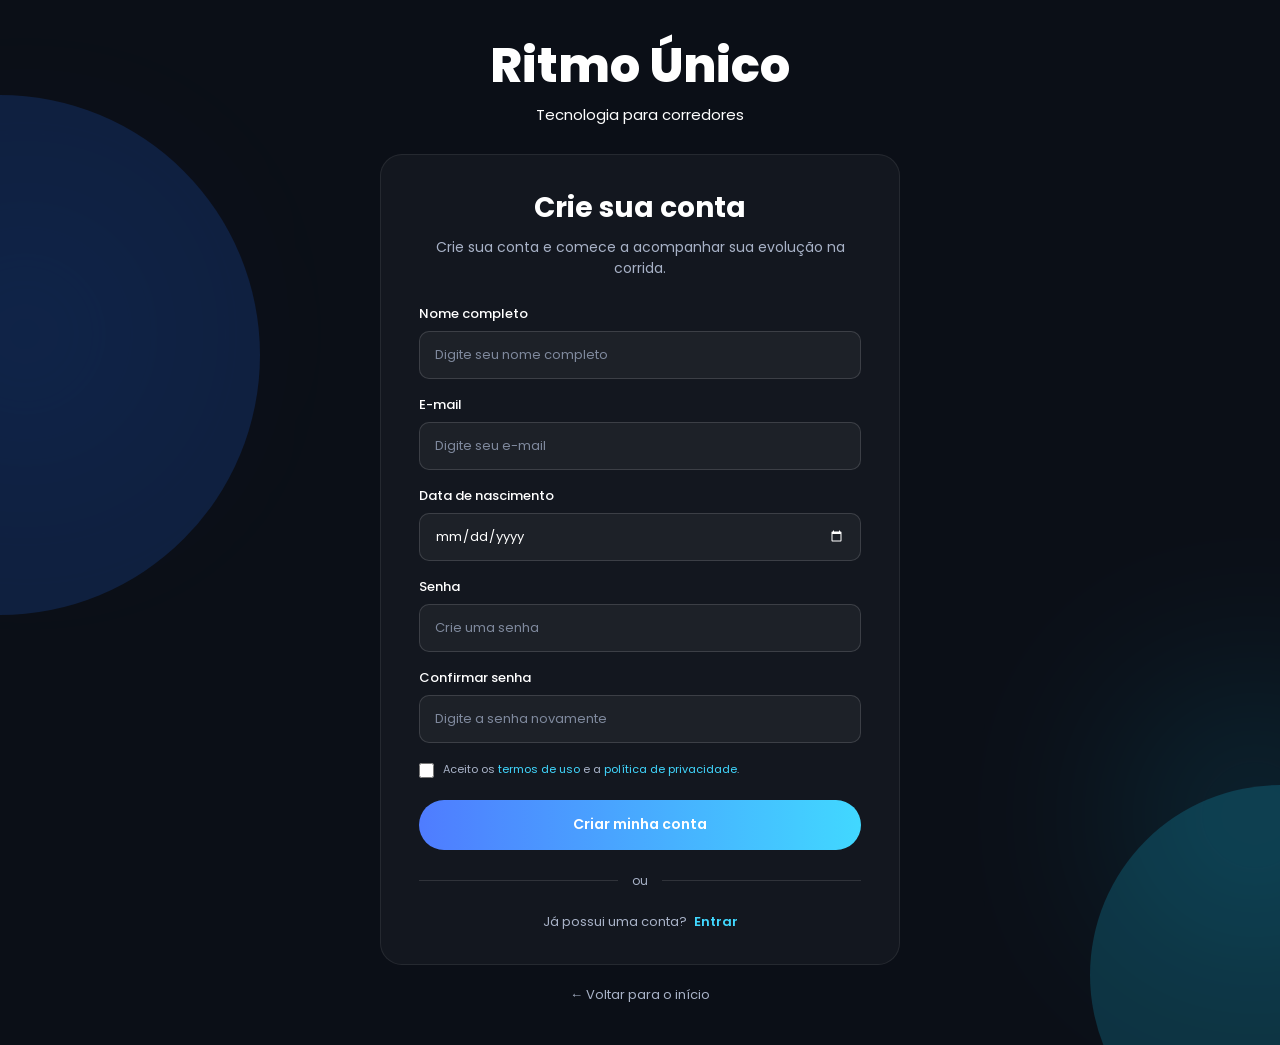
<file: pages/cadastro.html>
<!DOCTYPE html>
<html lang="pt-BR">

<head>
    <meta charset="UTF-8">
    <meta name="viewport" content="width=device-width, initial-scale=1.0">
    <title>Criar conta | Ritmo Único</title>
    <link rel="stylesheet" href="../css/cadastro.css">
</head>

<body>

    <div class="cadastro-page">

        <div class="cadastro-glow cadastro-glow-left"></div>
        <div class="cadastro-glow cadastro-glow-right"></div>

        <main class="cadastro-container">

            <div class="cadastro-content">

                <h1>Ritmo Único</h1>

                <span class="cadastro-tag">
                    Tecnologia para corredores
                </span>

                <div class="cadastro-box">

                    <h2>Crie sua conta</h2>

                    <p class="cadastro-description">
                        Crie sua conta e comece a acompanhar sua evolução na corrida.
                    </p>

                    <form id="formCadastro" action="#" method="POST">

                        <div class="input-group">

                            <label for="nome">
                                Nome completo
                            </label>

                            <input
                                type="text"
                                id="nome"
                                name="nome"
                                placeholder="Digite seu nome completo"
                                required
                                minlength="3"
                                maxlength="100"
                                autocomplete="name"
                            >

                            <small class="erro" id="erroNome"></small>

                        </div>

                        <div class="input-group">

                            <label for="email">
                                E-mail
                            </label>

                            <input
                                type="email"
                                id="email"
                                name="email"
                                placeholder="Digite seu e-mail"
                                required
                                maxlength="150"
                                autocomplete="email"
                            >

                            <small class="erro" id="erroEmail"></small>

                        </div>

                        <div class="input-group">

                            <label for="data-nascimento">
                                Data de nascimento
                            </label>

                            <input
                                type="date"
                                id="data-nascimento"
                                name="data_nascimento"
                                required
                            >

                            <small class="erro" id="erroData"></small>

                        </div>

                        <div class="input-group">

                            <label for="senha">
                                Senha
                            </label>

                            <input
                                type="password"
                                id="senha"
                                name="senha"
                                placeholder="Crie uma senha"
                                minlength="6"
                                maxlength="100"
                                required
                                autocomplete="new-password"
                            >

                            <small class="erro" id="erroSenha"></small>

                        </div>

                        <div class="input-group">

                            <label for="confirmar-senha">
                                Confirmar senha
                            </label>

                            <input
                                type="password"
                                id="confirmar-senha"
                                name="confirmar_senha"
                                placeholder="Digite a senha novamente"
                                minlength="6"
                                maxlength="100"
                                required
                                autocomplete="new-password"
                            >

                            <small class="erro" id="erroConfirmarSenha"></small>

                        </div>

                        <label class="terms">

                            <input
                                type="checkbox"
                                id="termos"
                                name="termos"
                                required
                            >

                            <span>
                                Aceito os
                                <a href="#">termos de uso</a>
                                e a
                                <a href="#">política de privacidade</a>.
                            </span>

                        </label>

                        <small class="erro" id="erroTermos"></small>

                        <button
                            type="submit"
                            class="cadastro-button"
                        >
                            Criar minha conta
                        </button>

                    </form>

                    <div class="divider">
                        <span>ou</span>
                    </div>

                    <p class="already-account">
                        Já possui uma conta?

                        <a href="login.html">
                            Entrar
                        </a>
                    </p>

                </div>

                <a
                    href="index.html"
                    class="back-home"
                >
                    ← Voltar para o início
                </a>

            </div>

        </main>

    </div>

    <script>

        const form = document.getElementById("formCadastro");
        const nome = document.getElementById("nome");
        const email = document.getElementById("email");
        const dataNascimento = document.getElementById("data-nascimento");
        const senha = document.getElementById("senha");
        const confirmarSenha = document.getElementById("confirmar-senha");
        const termos = document.getElementById("termos");

        const hoje = new Date().toISOString().split("T")[0];

        dataNascimento.max = hoje;

        form.addEventListener("submit", function(event) {

            event.preventDefault();

            let valido = true;

            document.querySelectorAll(".erro").forEach(function(elemento) {
                elemento.textContent = "";
            });

            const nomeValor = nome.value.trim();

            if (nomeValor.length < 3) {

                document.getElementById("erroNome").textContent =
                    "Digite seu nome completo.";

                valido = false;

            } else if (!nomeValor.includes(" ")) {

                document.getElementById("erroNome").textContent =
                    "Digite seu nome e sobrenome.";

                valido = false;
            }

            const emailValor = email.value.trim();

            const emailValido =
                /^[^\s@]+@[^\s@]+\.[^\s@]+$/;

            if (!emailValido.test(emailValor)) {

                document.getElementById("erroEmail").textContent =
                    "Digite um e-mail válido.";

                valido = false;
            }

            if (!dataNascimento.value) {

                document.getElementById("erroData").textContent =
                    "Informe sua data de nascimento.";

                valido = false;

            } else {

                const nascimento =
                    new Date(dataNascimento.value);

                const dataAtual =
                    new Date();

                let idade =
                    dataAtual.getFullYear() -
                    nascimento.getFullYear();

                const mes =
                    dataAtual.getMonth() -
                    nascimento.getMonth();

                if (
                    mes < 0 ||
                    (
                        mes === 0 &&
                        dataAtual.getDate() < nascimento.getDate()
                    )
                ) {
                    idade--;
                }

                if (idade < 13) {

                    document.getElementById("erroData").textContent =
                        "É necessário ter pelo menos 13 anos.";

                    valido = false;
                }

                if (nascimento > dataAtual) {

                    document.getElementById("erroData").textContent =
                        "A data de nascimento não pode ser futura.";

                    valido = false;
                }
            }

            const senhaValor = senha.value;

            if (senhaValor.length < 6) {

                document.getElementById("erroSenha").textContent =
                    "A senha deve ter pelo menos 6 caracteres.";

                valido = false;
            }

            if (confirmarSenha.value !== senhaValor) {

                document.getElementById("erroConfirmarSenha").textContent =
                    "As senhas não são iguais.";

                valido = false;
            }

            if (!termos.checked) {

                document.getElementById("erroTermos").textContent =
                    "Você precisa aceitar os termos de uso.";

                valido = false;
            }

            if (valido) {

                alert("Cadastro validado com sucesso!");

            }

        });

    </script>

</body>

</html>
</file>
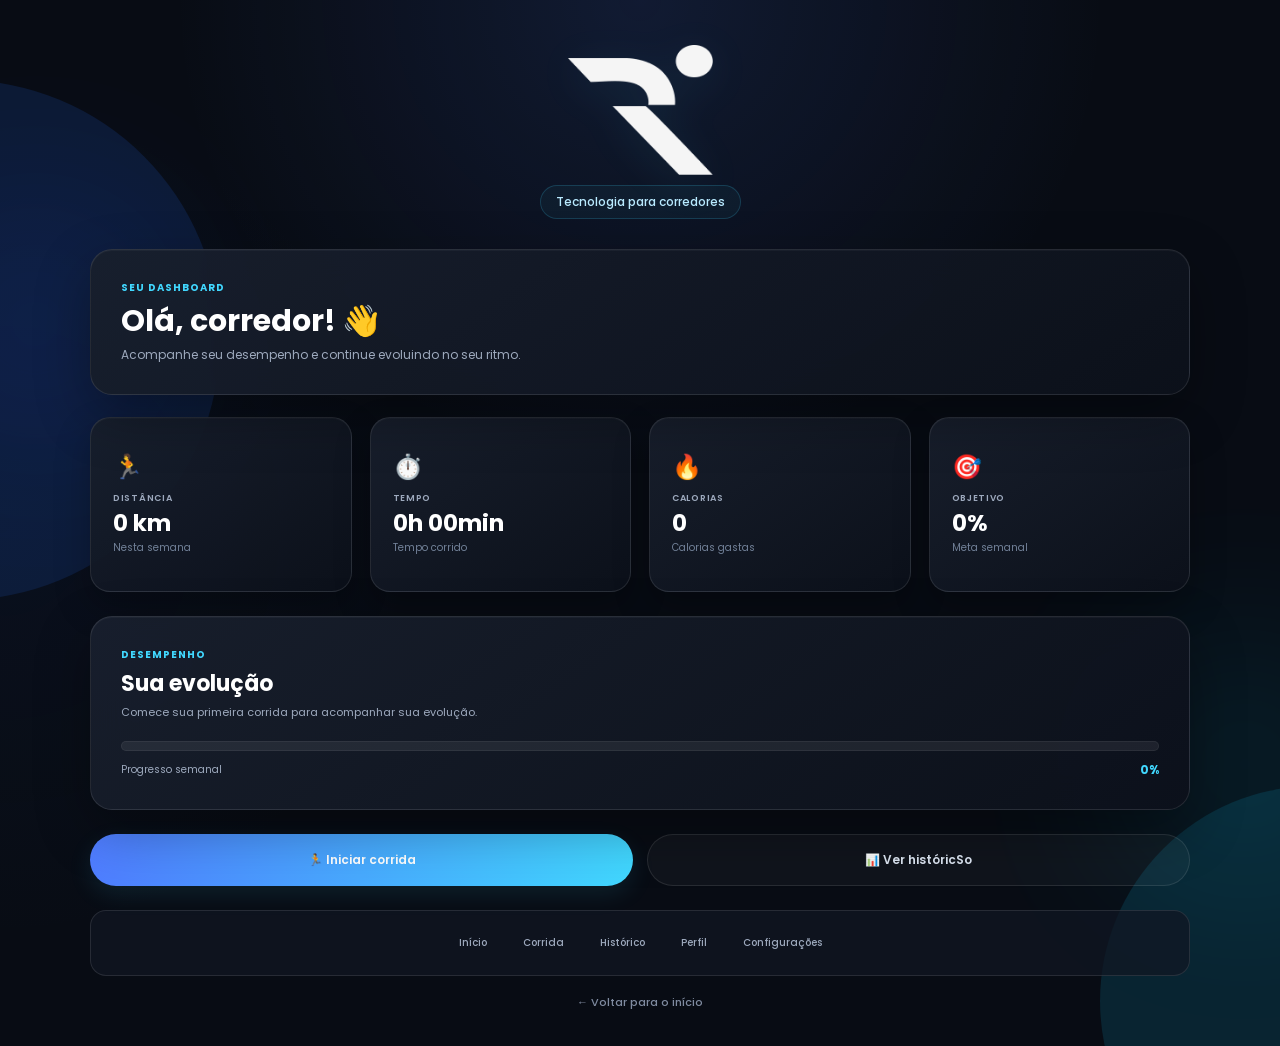
<file: pages/dashboard.html>
<!DOCTYPE html>
<html lang="pt-BR">

<head>
    <meta charset="UTF-8">
    <meta name="viewport" content="width=device-width, initial-scale=1.0">
    <title>Dashboard | Ritmo Único</title>
    <link rel="stylesheet" href="../css/dashboard.css">
</head>

<body>

    <main class="dashboard-page">

        <div class="dashboard-glow dashboard-glow-left"></div>
        <div class="dashboard-glow dashboard-glow-right"></div>

        <div class="dashboard-container">

            <img
                src="../assets/img/identidade Visual/Final logo.png"
                alt="Logo Ritmo Único"
                class="dashboard-logo"
            >

            <span class="dashboard-tag">
                Tecnologia para corredores
            </span>

            <section class="dashboard-header">

                <div>

                    <span class="dashboard-label">
                        SEU DASHBOARD
                    </span>

                    <h1>
                        Olá, corredor! 👋
                    </h1>

                    <p>
                        Acompanhe seu desempenho e continue evoluindo no seu ritmo.
                    </p>

                </div>

            </section>

            <section class="dashboard-cards">

                <div class="dashboard-card">

                    <span class="card-icon">🏃</span>

                    <span class="card-label">
                        DISTÂNCIA
                    </span>

                    <strong>
                        0 km
                    </strong>

                    <p>
                        Nesta semana
                    </p>

                </div>

                <div class="dashboard-card">

                    <span class="card-icon">⏱️</span>

                    <span class="card-label">
                        TEMPO
                    </span>

                    <strong>
                        0h 00min
                    </strong>

                    <p>
                        Tempo corrido
                    </p>

                </div>

                <div class="dashboard-card">

                    <span class="card-icon">🔥</span>

                    <span class="card-label">
                        CALORIAS
                    </span>

                    <strong>
                        0
                    </strong>

                    <p>
                        Calorias gastas
                    </p>

                </div>

                <div class="dashboard-card">

                    <span class="card-icon">🎯</span>

                    <span class="card-label">
                        OBJETIVO
                    </span>

                    <strong>
                        0%
                    </strong>

                    <p>
                        Meta semanal
                    </p>

                </div>

            </section>

            <section class="dashboard-box">

                <span class="dashboard-label">
                    DESEMPENHO
                </span>

                <h2>
                    Sua evolução
                </h2>

                <p>
                    Comece sua primeira corrida para acompanhar sua evolução.
                </p>

                <div class="evolucao-barra">
                    <div
                        class="evolucao-progresso"
                        style="width: 0%;"
                    ></div>
                </div>

                <div class="evolucao-info">

                    <span>
                        Progresso semanal
                    </span>

                    <strong>
                        0%
                    </strong>

                </div>

            </section>

            <section class="dashboard-acoes">

                <a href="corrida.html" class="dashboard-button">
                    🏃 Iniciar corrida
                </a>

                <a href="historico.html" class="dashboard-button secondary">
                    📊 Ver históricSo
                </a>

            </section>

            <nav class="dashboard-menu">

                <a href="../index.html">
                    Início
                </a>

                <a href="corrida.html">
                    Corrida
                </a>

                <a href="historico.html">
                    Histórico
                </a>

                <a href="perfil.html">
                    Perfil
                </a>

                <a href="configuracoes.html">
                    Configurações
                </a>

            </nav>

            <a href="../index.html" class="back-home">
                ← Voltar para o início
            </a>

        </div>

    </main>

</body>

</html>
</file>
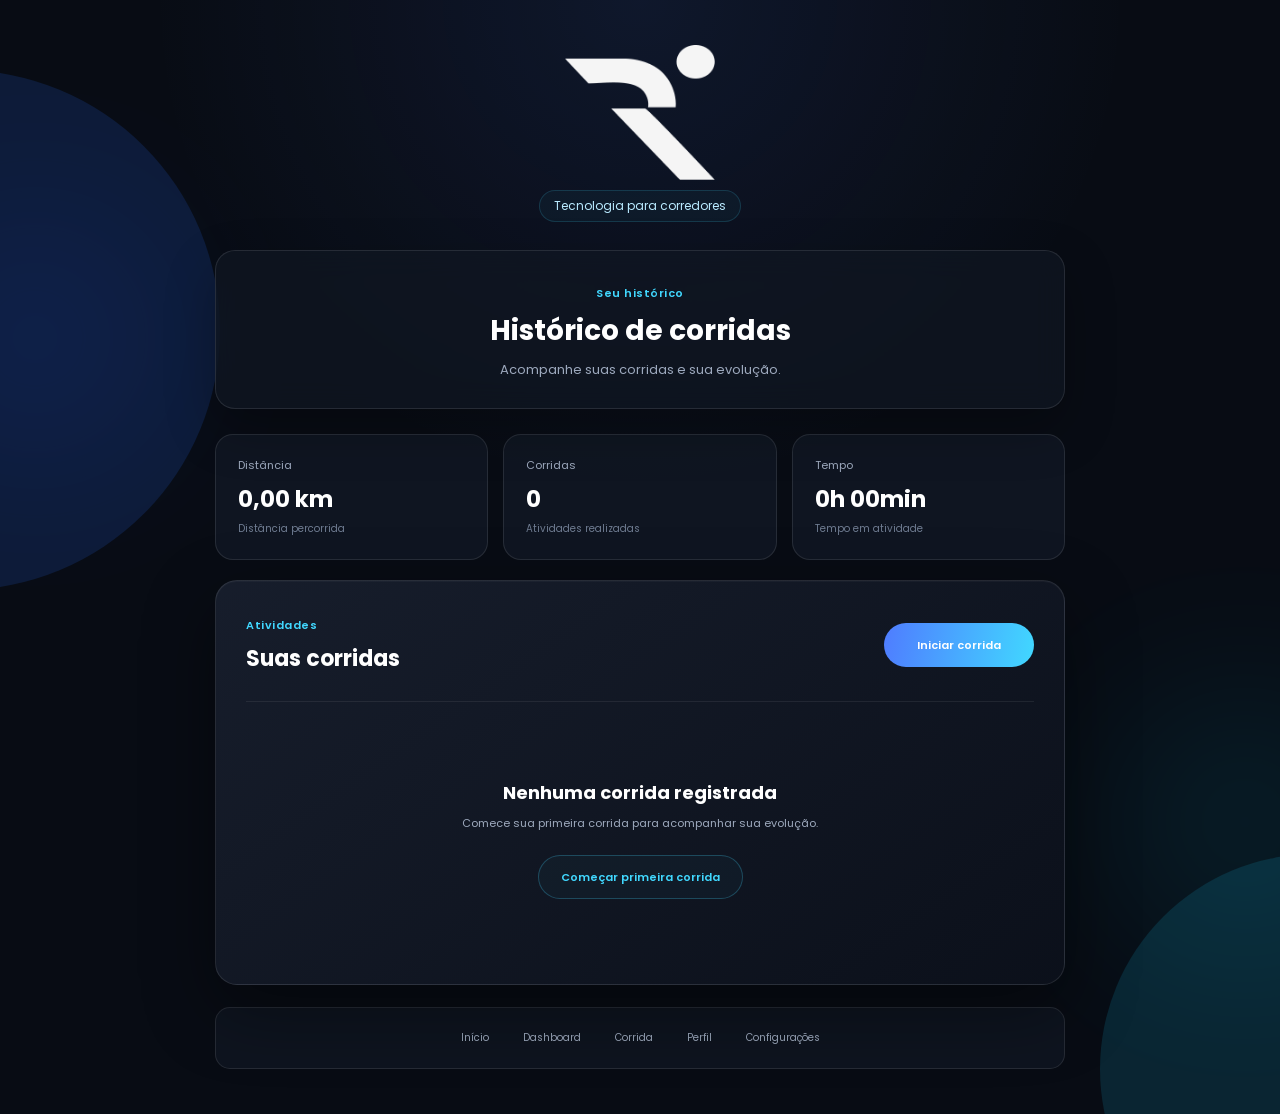
<file: pages/historico.html>
<!DOCTYPE html>
<html lang="pt-BR">

<head>
    <meta charset="UTF-8">
    <meta name="viewport" content="width=device-width, initial-scale=1.0">
    <title>Histórico | Ritmo Único</title>
    <link rel="stylesheet" href="../css/historico.css">
</head>

<body>

    <main class="historico-page">

        <div class="historico-glow historico-glow-left"></div>
        <div class="historico-glow historico-glow-right"></div>

        <div class="historico-container">

            <img
                src="../assets/img/identidade Visual/Final logo.png"
                alt="Logo Ritmo Único"
                class="historico-logo"
            >

            <span class="historico-tag">
                Tecnologia para corredores
            </span>

            <section class="historico-header">

                <span class="historico-label">
                    Seu histórico
                </span>

                <h1>
                    Histórico de corridas
                </h1>

                <p>
                    Acompanhe suas corridas e sua evolução.
                </p>

            </section>

            <section class="historico-resumo">

                <div class="resumo-card">
                    <span>Distância</span>
                    <strong id="distanciaTotal">0 km</strong>
                    <p>Distância percorrida</p>
                </div>

                <div class="resumo-card">
                    <span>Corridas</span>
                    <strong id="totalCorridas">0</strong>
                    <p>Atividades realizadas</p>
                </div>

                <div class="resumo-card">
                    <span>Tempo</span>
                    <strong id="tempoTotal">0h 00min</strong>
                    <p>Tempo em atividade</p>
                </div>

            </section>

            <section class="historico-box">

                <div class="historico-box-header">

                    <div>

                        <span class="historico-label">
                            Atividades
                        </span>

                        <h2>
                            Suas corridas
                        </h2>

                    </div>

                    <a href="corrida.html" class="nova-corrida">
                        Iniciar corrida
                    </a>

                </div>

                <div id="listaCorridas" class="historico-lista"></div>

                <div id="historicoVazio" class="historico-vazio">

                    <h3>
                        Nenhuma corrida registrada
                    </h3>

                    <p>
                        Comece sua primeira corrida para acompanhar sua evolução.
                    </p>

                    <a href="corrida.html" class="historico-button">
                        Começar primeira corrida
                    </a>

                </div>

            </section>

            <nav class="historico-menu">

                <a href="home.html">
                    Início
                </a>

                <a href="dashboard.html">
                    Dashboard
                </a>

                <a href="corrida.html">
                    Corrida
                </a>

                <a href="perfil.html">
                    Perfil
                </a>

                <a href="configuracoes.html">
                    Configurações
                </a>

            </nav>

        </div>

    </main>

    <script src="../js/historico.js"></script>

</body>

</html>
</file>
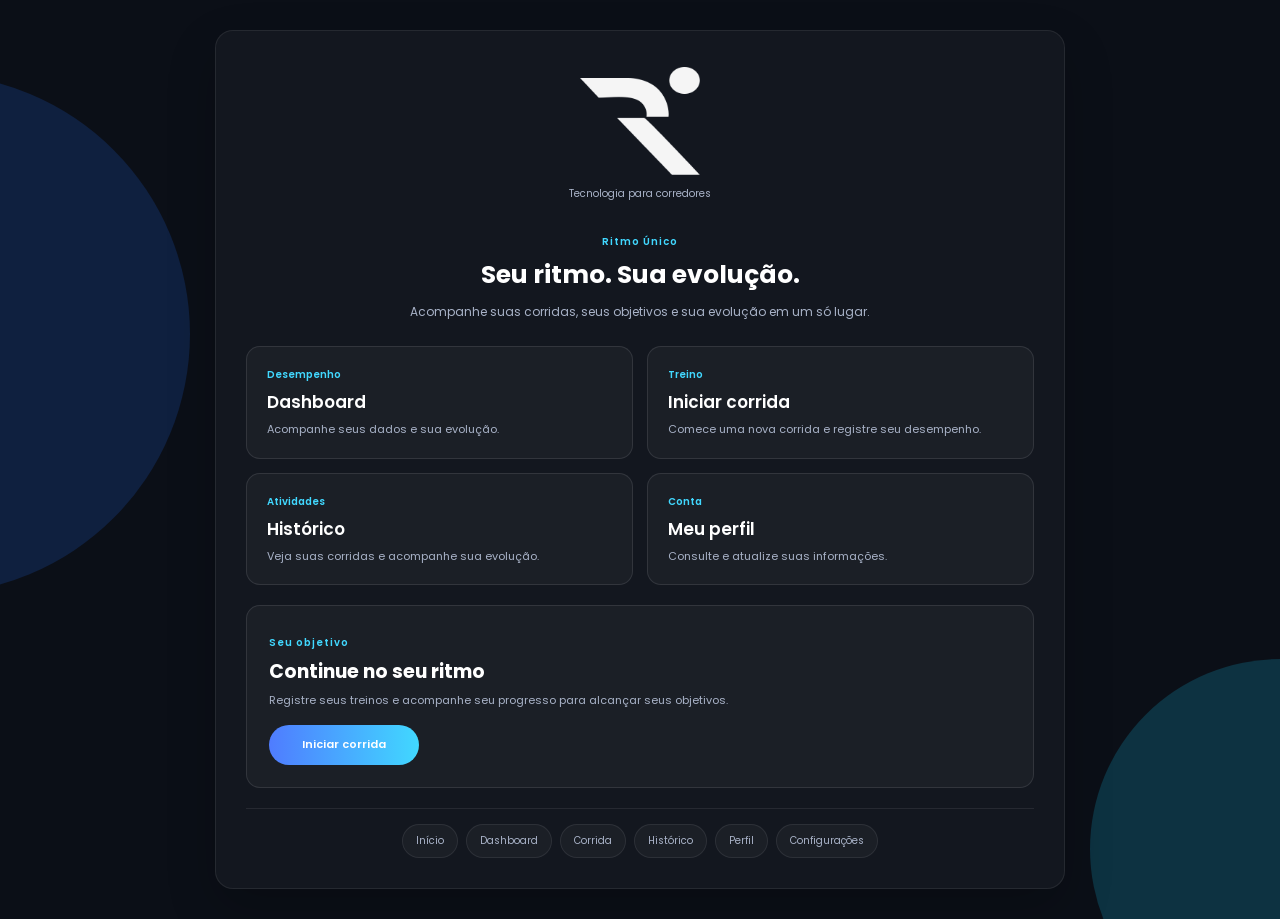
<file: pages/home.html>
<!DOCTYPE html>
<html lang="pt-BR">

<head>
    <meta charset="UTF-8">
    <meta name="viewport" content="width=device-width, initial-scale=1.0">
    <title>Home | Ritmo Único</title>

    <link rel="stylesheet" href="../css/home.css">
</head>

<body>

    <main class="home-page">

        <div class="home-glow home-glow-left"></div>
        <div class="home-glow home-glow-right"></div>

        <div class="home-container">

            <img
                src="../assets/img/identidade Visual/Final logo.png"
                alt="Logo Ritmo Único"
                class="home-logo"
            >

            <span class="home-tag">
                Tecnologia para corredores
            </span>

            <section class="home-header">

                <span class="home-label">
                    Ritmo Único
                </span>

                <h1>
                    Seu ritmo. Sua evolução.
                </h1>

                <p>
                    Acompanhe suas corridas, seus objetivos e sua evolução em um só lugar.
                </p>

            </section>

            <section class="home-cards">

                <a href="dashboard.html" class="home-card">

                    <span class="home-card-label">
                        Desempenho
                    </span>

                    <h2>
                        Dashboard
                    </h2>

                    <p>
                        Acompanhe seus dados e sua evolução.
                    </p>

                </a>

                <a href="corrida.html" class="home-card">

                    <span class="home-card-label">
                        Treino
                    </span>

                    <h2>
                        Iniciar corrida
                    </h2>

                    <p>
                        Comece uma nova corrida e registre seu desempenho.
                    </p>

                </a>

                <a href="historico.html" class="home-card">

                    <span class="home-card-label">
                        Atividades
                    </span>

                    <h2>
                        Histórico
                    </h2>

                    <p>
                        Veja suas corridas e acompanhe sua evolução.
                    </p>

                </a>

                <a href="perfil.html" class="home-card">

                    <span class="home-card-label">
                        Conta
                    </span>

                    <h2>
                        Meu perfil
                    </h2>

                    <p>
                        Consulte e atualize suas informações.
                    </p>

                </a>

            </section>

            <section class="home-destaque">

                <span class="home-label">
                    Seu objetivo
                </span>

                <h2>
                    Continue no seu ritmo
                </h2>

                <p>
                    Registre seus treinos e acompanhe seu progresso para alcançar seus objetivos.
                </p>

                <a href="corrida.html" class="home-button">
                    Iniciar corrida
                </a>

            </section>

            <nav class="home-menu">

                <a href="home.html">
                    Início
                </a>

                <a href="dashboard.html">
                    Dashboard
                </a>

                <a href="corrida.html">
                    Corrida
                </a>

                <a href="historico.html">
                    Histórico
                </a>

                <a href="perfil.html">
                    Perfil
                </a>

                <a href="configuracoes.html">
                    Configurações
                </a>

            </nav>

        </div>

    </main>

</body>

</html>
</file>
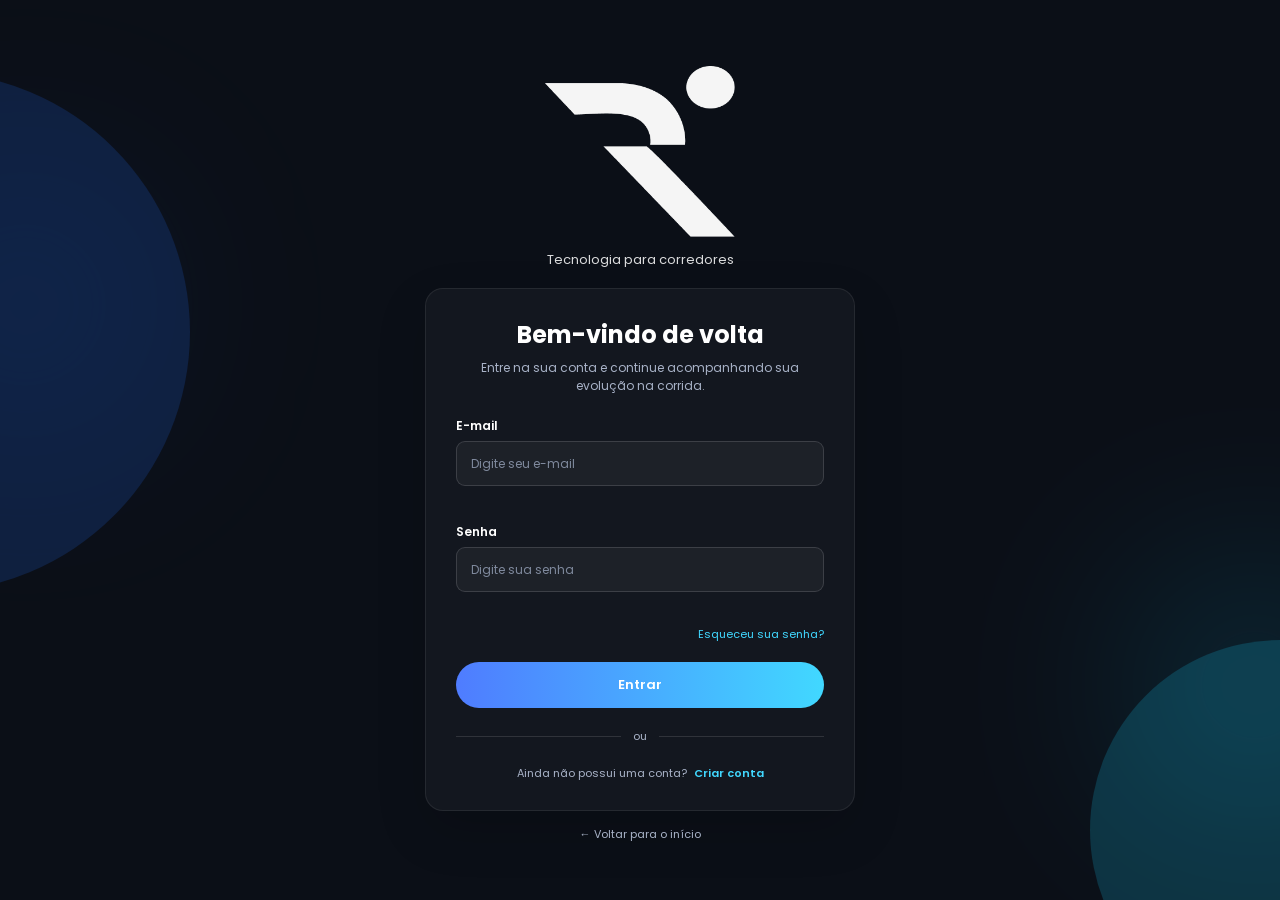
<file: pages/login.html>
<!DOCTYPE html>
<html lang="pt-BR">

<head>
    <meta charset="UTF-8">
    <meta name="viewport" content="width=device-width, initial-scale=1.0">
    <link rel="stylesheet" href="../css/login.css">
    <title>Login | Ritmo Único</title>
</head>

<body>

    <div class="login-page">

        <div class="login-glow login-glow-left"></div>
        <div class="login-glow login-glow-right"></div>

        <main class="login-container">

            <div class="login-content">

                <img
                    src="../assets/img/identidade Visual/Final logo.png"
                    alt="Logo do Ritmo Único"
                    class="login-logo"
                >

                <span class="login-tag">
                    Tecnologia para corredores
                </span>

                <div class="login-box">

                    <div id="loginArea">

                        <h2>Bem-vindo de volta</h2>

                        <p class="login-description">
                            Entre na sua conta e continue acompanhando sua evolução na corrida.
                        </p>

                        <form id="formLogin" action="#" method="POST">

                            <div class="input-group">

                                <label for="email">
                                    E-mail
                                </label>

                                <input
                                    type="email"
                                    id="email"
                                    name="email"
                                    placeholder="Digite seu e-mail"
                                    required
                                    maxlength="150"
                                    autocomplete="email"
                                >

                                <small
                                    class="erro"
                                    id="erroEmail"
                                ></small>

                            </div>

                            <div class="input-group">

                                <label for="senha">
                                    Senha
                                </label>

                                <input
                                    type="password"
                                    id="senha"
                                    name="senha"
                                    placeholder="Digite sua senha"
                                    required
                                    minlength="6"
                                    maxlength="100"
                                    autocomplete="current-password"
                                >

                                <small
                                    class="erro"
                                    id="erroSenha"
                                ></small>

                            </div>

                            <div class="forgot-password">

                                <a
                                    href="#"
                                    id="recuperarSenha"
                                >
                                    Esqueceu sua senha?
                                </a>

                            </div>

                            <button
                                type="submit"
                                class="login-button"
                            >
                                Entrar
                            </button>

                        </form>

                    </div>

                    <div
                        id="recuperacao"
                        class="recuperacao"
                        style="display: none;"
                    >

                        <h2>Recuperar acesso</h2>

                        <p class="login-description">
                            Digite o e-mail cadastrado para recuperar sua senha.
                        </p>

                        <form id="formRecuperacao">

                            <div class="input-group">

                                <label for="emailRecuperacao">
                                    E-mail
                                </label>

                                <input
                                    type="email"
                                    id="emailRecuperacao"
                                    name="email_recuperacao"
                                    placeholder="Digite seu e-mail"
                                    required
                                    maxlength="150"
                                    autocomplete="email"
                                >

                                <small
                                    class="erro"
                                    id="erroRecuperacao"
                                ></small>

                            </div>

                            <button
                                type="submit"
                                class="login-button"
                            >
                                Recuperar senha
                            </button>

                        </form>

                        <button
                            type="button"
                            id="voltarLogin"
                            class="voltar-login"
                        >
                            ← Voltar para o login
                        </button>

                    </div>

                    <div class="divider">
                        <span>ou</span>
                    </div>

                    <p class="create-account">

                        Ainda não possui uma conta?

                        <a href="cadastro.html">
                            Criar conta
                        </a>

                    </p>

                </div>

                <a
                    href="../index.html"
                    class="back-home"
                >
                    ← Voltar para o início
                </a>

            </div>

        </main>

    </div>

    <script>

        const formLogin = document.getElementById("formLogin");
        const email = document.getElementById("email");
        const senha = document.getElementById("senha");

        const recuperarSenha =
            document.getElementById("recuperarSenha");

        const loginArea =
            document.getElementById("loginArea");

        const recuperacao =
            document.getElementById("recuperacao");

        const formRecuperacao =
            document.getElementById("formRecuperacao");

        const voltarLogin =
            document.getElementById("voltarLogin");

        const emailRecuperacao =
            document.getElementById("emailRecuperacao");

        function emailValido(email) {
            return /^[^\s@]+@[^\s@]+\.[^\s@]+$/.test(email);
        }

        formLogin.addEventListener("submit", function(event) {

            event.preventDefault();

            let valido = true;

            document.querySelectorAll(".erro").forEach(function(elemento) {
                elemento.textContent = "";
            });

            const emailValor = email.value.trim();

            if (!emailValor) {

                document.getElementById("erroEmail").textContent =
                    "Digite seu e-mail.";

                valido = false;

            } else if (!emailValido(emailValor)) {

                document.getElementById("erroEmail").textContent =
                    "Digite um e-mail válido.";

                valido = false;
            }

            if (!senha.value) {

                document.getElementById("erroSenha").textContent =
                    "Digite sua senha.";

                valido = false;

            } else if (senha.value.length < 6) {

                document.getElementById("erroSenha").textContent =
                    "A senha deve ter pelo menos 6 caracteres.";

                valido = false;
            }

            if (valido) {

                alert("Dados de login validados com sucesso!");

            }

        });

        recuperarSenha.addEventListener("click", function(event) {

            event.preventDefault();

            loginArea.style.display = "none";

            recuperacao.style.display = "block";

            emailRecuperacao.value = "";

            document.getElementById("erroRecuperacao").textContent = "";

        });

        voltarLogin.addEventListener("click", function() {

            recuperacao.style.display = "none";

            loginArea.style.display = "block";

            document.getElementById("erroRecuperacao").textContent = "";

        });

        formRecuperacao.addEventListener("submit", function(event) {

            event.preventDefault();

            const erroRecuperacao =
                document.getElementById("erroRecuperacao");

            const emailValor =
                emailRecuperacao.value.trim();

            erroRecuperacao.textContent = "";

            if (!emailValor) {

                erroRecuperacao.textContent =
                    "Digite seu e-mail.";

                return;
            }

            if (!emailValido(emailValor)) {

                erroRecuperacao.textContent =
                    "Digite um e-mail válido.";

                return;
            }

            alert(
                "Se esse e-mail estiver cadastrado, você receberá as instruções para recuperar sua senha."
            );

        });

    </script>

</body>

</html>
</file>
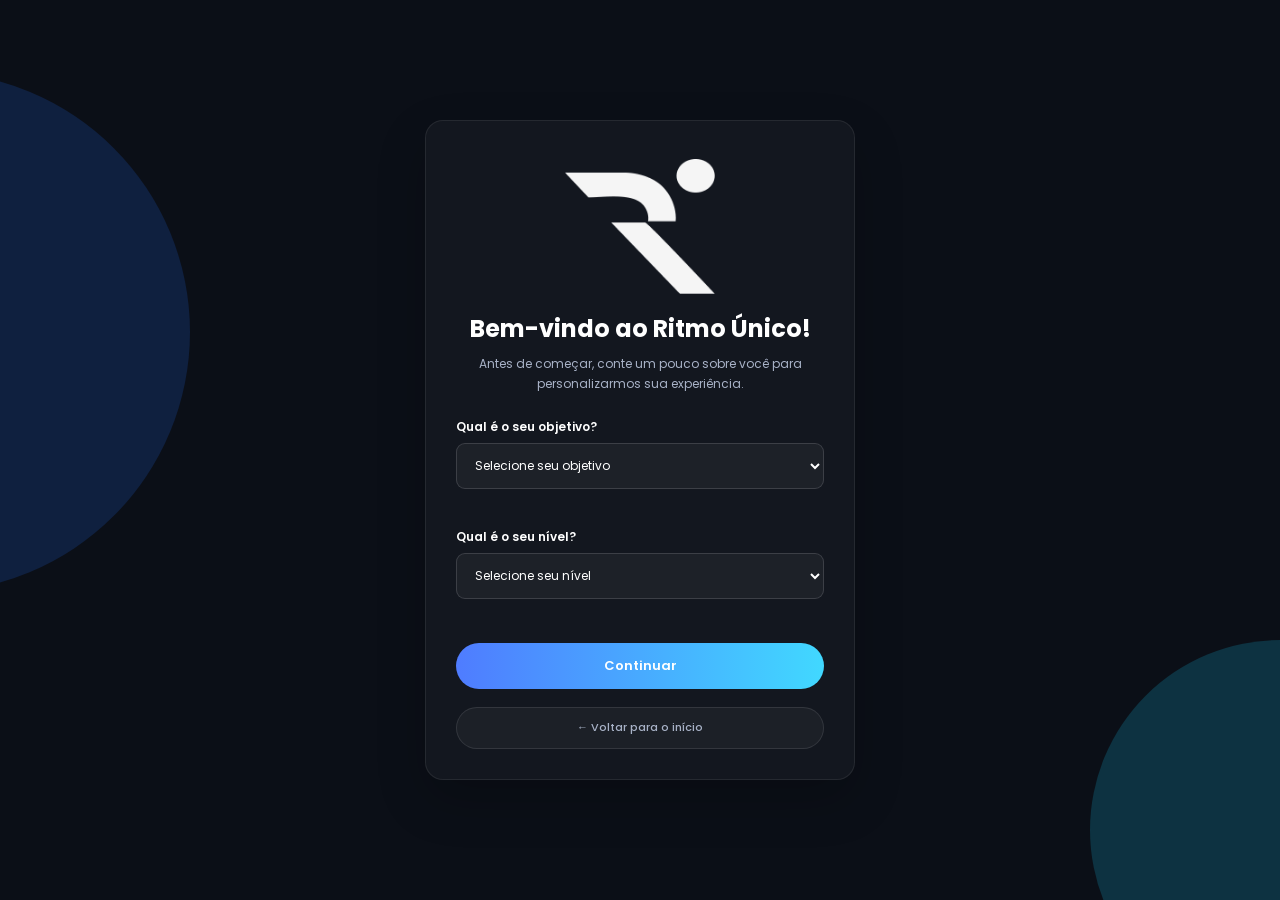
<file: pages/onboarding.html>
<!DOCTYPE html>
<html lang="pt-BR">

<head>
    <meta charset="UTF-8">
    <meta name="viewport" content="width=device-width, initial-scale=1.0">
    <title>Onboarding | Ritmo Único</title>
    <link rel="stylesheet" href="../css/onboarding.css">
</head>

<body>

    <main class="onboarding-page">

        <div class="onboarding-container">

            <img
                src="../assets/img/identidade Visual/Final logo.png"
                alt="Logo do Ritmo Único"
                class="onboarding-logo"
            >

            <h1>Bem-vindo ao Ritmo Único!</h1>

            <p class="onboarding-description">
                Antes de começar, conte um pouco sobre você para
                personalizarmos sua experiência.
            </p>

            <form id="formOnboarding">

                <div class="input-group">

                    <label for="objetivo">
                        Qual é o seu objetivo?
                    </label>

                    <select id="objetivo" name="objetivo">

                        <option value="">
                            Selecione seu objetivo
                        </option>

                        <option value="saude">
                            Melhorar minha saúde
                        </option>

                        <option value="performance">
                            Melhorar meu desempenho
                        </option>

                        <option value="distancia">
                            Correr maiores distâncias
                        </option>

                        <option value="competicao">
                            Me preparar para competições
                        </option>

                    </select>

                    <small
                        class="erro"
                        id="erroObjetivo">
                    </small>

                </div>

                <div class="input-group">

                    <label for="nivel">
                        Qual é o seu nível?
                    </label>

                    <select id="nivel" name="nivel">

                        <option value="">
                            Selecione seu nível
                        </option>

                        <option value="iniciante">
                            Iniciante
                        </option>

                        <option value="intermediario">
                            Intermediário
                        </option>

                        <option value="avancado">
                            Avançado
                        </option>

                    </select>

                    <small
                        class="erro"
                        id="erroNivel">
                    </small>

                </div>

                <button
                    type="submit"
                    class="onboarding-button"
                >
                    Continuar
                </button>

            </form>

            <a
                href="../index.html"
                class="back-home"
            >
                ← Voltar para o início
            </a>

        </div>

    </main>

    <script src="../js/onboarding.js"></script>

</body>

</html>
</file>
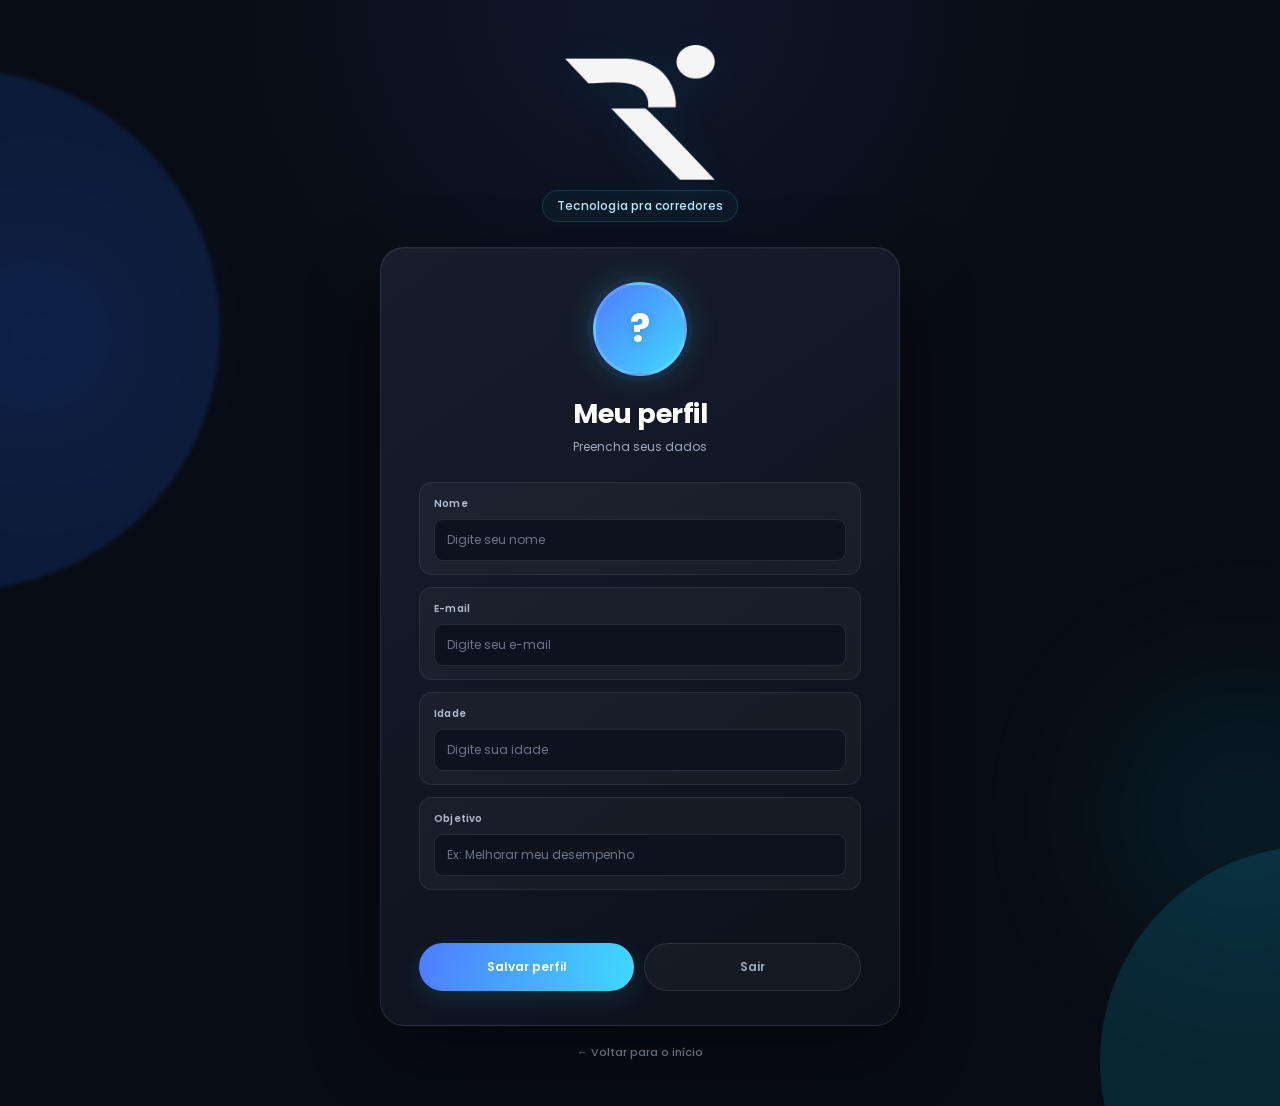
<file: pages/perfil.html>
<!DOCTYPE html>
<html lang="pt-BR">

<head>
    <meta charset="UTF-8">
    <meta name="viewport" content="width=device-width, initial-scale=1.0">

    <link rel="stylesheet" href="../css/perfil.css">

    <title>Perfil | Ritmo Único</title>
</head>

<body>

    <div class="perfil-page">

        <!-- Efeitos de fundo -->
        <div class="perfil-glow perfil-glow-left"></div>
        <div class="perfil-glow perfil-glow-right"></div>


        <!-- Conteúdo principal -->
        <main class="perfil-container">

            <div class="perfil-content">


                <!-- Logo -->
                <img
                    src="../assets/img/identidade Visual/Final logo.png"
                    alt="Logo do Ritmo Único"
                    class="perfil-logo"
                >


                <!-- Identificação -->
                <span class="perfil-tag">
                    Tecnologia pra corredores
                </span>


                <!-- Caixa do perfil -->
                <section class="perfil-box">


                    <!-- Avatar -->
                    <div class="perfil-foto">

                        <div
                            class="avatar"
                            id="avatar"
                            aria-label="Avatar do usuário"
                        >
                            <span id="avatarInicial">?</span>
                        </div>

                    </div>


                    <!-- Título -->
                    <h2>Meu perfil</h2>

                    <p
                        class="perfil-email"
                        id="perfilMensagem"
                    >
                        Preencha seus dados
                    </p>


                    <!-- Formulário -->
                    <form id="perfilForm">

                        <div class="perfil-info">


                            <!-- Nome -->
                            <div class="info-item">

                                <label for="nome">
                                    Nome
                                </label>

                                <input
                                    type="text"
                                    id="nome"
                                    name="nome"
                                    placeholder="Digite seu nome"
                                    autocomplete="name"
                                    required
                                >

                            </div>


                            <!-- E-mail -->
                            <div class="info-item">

                                <label for="email">
                                    E-mail
                                </label>

                                <input
                                    type="email"
                                    id="email"
                                    name="email"
                                    placeholder="Digite seu e-mail"
                                    autocomplete="email"
                                    required
                                >

                            </div>


                            <!-- Idade -->
                            <div class="info-item">

                                <label for="idade">
                                    Idade
                                </label>

                                <input
                                    type="number"
                                    id="idade"
                                    name="idade"
                                    placeholder="Digite sua idade"
                                    min="1"
                                    max="120"
                                    required
                                >

                            </div>


                            <!-- Objetivo -->
                            <div class="info-item">

                                <label for="objetivo">
                                    Objetivo
                                </label>

                                <input
                                    type="text"
                                    id="objetivo"
                                    name="objetivo"
                                    placeholder="Ex: Melhorar meu desempenho"
                                    required
                                >

                            </div>

                        </div>


                        <!-- Mensagem de status -->
                        <p
                            class="perfil-status"
                            id="perfilStatus"
                            aria-live="polite"
                        ></p>


                        <!-- Botões -->
                        <div class="perfil-botoes">

                            <button
                                type="submit"
                                class="perfil-button"
                            >
                                Salvar perfil
                            </button>

                            <a
                                href="login.html"
                                class="logout-button"
                                id="logoutButton"
                            >
                                Sair
                            </a>

                        </div>

                    </form>

                </section>


                <!-- Voltar -->
                <a
                    href="../index.html"
                    class="back-home"
                >
                    ← Voltar para o início
                </a>

            </div>

        </main>

    </div>


    <!-- JavaScript -->
    <script src="../js/perfil.js"></script>

</body>

</html>
</file>
<file: css/cadastro.css>
@import url('https://fonts.googleapis.com/css2?family=Poppins:wght@300;400;500;600;700;800&display=swap');

:root {
    --bg: #0B0F17;
    --cyan: #41D8FF;
    --gray: #A8B2C7;
}

* {
    margin: 0;
    padding: 0;
    box-sizing: border-box;
}

body {
    font-family: 'Poppins', sans-serif;
    background: var(--bg);
    color: white;
    overflow-x: hidden;
}

.cadastro-page {
    min-height: 100vh;
    width: 100%;
    padding: 40px 20px;
    display: flex;
    justify-content: center;
    align-items: center;
    position: relative;
    overflow: hidden;
}

.cadastro-page::before {
    content: "";
    position: absolute;
    width: 520px;
    height: 520px;
    background: #173F8A;
    border-radius: 50%;
    left: -260px;
    top: 95px;
    opacity: 0.35;
}

.cadastro-page::after {
    content: "";
    position: absolute;
    width: 380px;
    height: 380px;
    background: #17CFFF;
    border-radius: 50%;
    right: -190px;
    bottom: -120px;
    opacity: 0.18;
}

.cadastro-glow {
    position: absolute;
    border-radius: 50%;
    pointer-events: none;
}

.cadastro-glow-left {
    width: 250px;
    height: 250px;
    left: -100px;
    top: 20%;
    background: #173F8A;
    filter: blur(100px);
    opacity: 0.20;
}

.cadastro-glow-right {
    width: 250px;
    height: 250px;
    right: -100px;
    bottom: 10%;
    background: #17CFFF;
    filter: blur(100px);
    opacity: 0.15;
}

.cadastro-container {
    width: 100%;
    max-width: 520px;
    position: relative;
    z-index: 2;
}

.cadastro-content {
    width: 100%;
    text-align: center;
}

.cadastro-content h1 {
    font-size: 48px;
    line-height: 1.1;
    font-weight: 800;
    margin-bottom: 10px;
}

.cadastro-tag {
    display: block;
    color: white;
    font-size: 15px;
    margin-bottom: 28px;
}

.cadastro-box {
    width: 100%;
    padding: 32px 38px;
    background: rgba(255, 255, 255, 0.035);
    border: 1px solid rgba(255, 255, 255, 0.08);
    border-radius: 22px;
    text-align: left;
}

.cadastro-box h2 {
    font-size: 28px;
    font-weight: 700;
    text-align: center;
    margin-bottom: 8px;
}

.cadastro-description {
    color: var(--gray);
    font-size: 14px;
    line-height: 1.5;
    text-align: center;
    margin-bottom: 25px;
}

.input-group {
    width: 100%;
    margin-bottom: 16px;
}

.input-group label {
    display: block;
    font-size: 13px;
    font-weight: 500;
    margin-bottom: 7px;
}

.input-group input {
    width: 100%;
    height: 48px;
    padding: 0 15px;
    background: rgba(255, 255, 255, 0.045);
    border: 1px solid rgba(255, 255, 255, 0.14);
    border-radius: 10px;
    outline: none;
    color: white;
    font-family: 'Poppins', sans-serif;
    font-size: 13px;
    transition: 0.3s;
}

.input-group input::placeholder {
    color: #7F899D;
}

.input-group input:focus {
    border-color: var(--cyan);
    box-shadow: 0 0 0 2px rgba(65, 216, 255, 0.08);
}

.input-group input[type="date"] {
    color-scheme: dark;
}

.terms {
    display: flex;
    align-items: flex-start;
    gap: 9px;
    color: var(--gray);
    font-size: 11px;
    line-height: 1.5;
    margin: 18px 0 22px;
    cursor: pointer;
}

.terms input {
    width: 15px;
    height: 15px;
    margin-top: 2px;
    accent-color: var(--cyan);
    flex-shrink: 0;
}

.terms a {
    color: var(--cyan);
    text-decoration: none;
}

.cadastro-button {
    width: 100%;
    height: 50px;
    border: none;
    border-radius: 50px;
    background: linear-gradient(
        90deg,
        #4F7CFF,
        #41D8FF
    );
    color: white;
    font-family: 'Poppins', sans-serif;
    font-size: 14px;
    font-weight: 600;
    cursor: pointer;
    transition: 0.3s;
}

.cadastro-button:hover {
    transform: translateY(-3px);
}

.divider {
    display: flex;
    align-items: center;
    gap: 14px;
    margin: 22px 0;
    color: var(--gray);
    font-size: 12px;
}

.divider::before,
.divider::after {
    content: "";
    height: 1px;
    flex: 1;
    background: rgba(255, 255, 255, 0.12);
}

.already-account {
    color: var(--gray);
    text-align: center;
    font-size: 13px;
}

.already-account a {
    color: var(--cyan);
    font-weight: 600;
    text-decoration: none;
    margin-left: 4px;
}

.back-home {
    display: block;
    margin-top: 20px;
    color: var(--gray);
    font-size: 13px;
    text-align: center;
    text-decoration: none;
    transition: 0.3s;
}

.back-home:hover {
    color: var(--cyan);
}

@media (max-width: 768px) {

    .cadastro-page {
        padding: 30px 15px;
    }

    .cadastro-content h1 {
        font-size: 40px;
    }

    .cadastro-box {
        padding: 28px 25px;
    }
}

@media (max-width: 480px) {

    .cadastro-page {
        padding: 25px 12px;
    }

    .cadastro-content h1 {
        font-size: 34px;
    }

    .cadastro-box {
        padding: 25px 20px;
    }

    .cadastro-box h2 {
        font-size: 24px;
    }
}
</file>
<file: css/dashboard.css>
@import url('https://fonts.googleapis.com/css2?family=Poppins:wght@300;400;500;600;700;800&display=swap');

/* =========================================================
   RITMO ÚNICO — DASHBOARD
   ========================================================= */

:root {
    --bg: #080c14;
    --bg-card: rgba(17, 23, 35, 0.92);

    --cyan: #41d8ff;
    --blue: #4f7cff;
    --blue-dark: #173f8a;

    --gray: #9da9bd;
    --gray-light: #dce5f2;
    --white: #ffffff;

    --border: rgba(255, 255, 255, 0.10);
}

/* =========================================================
   RESET
   ========================================================= */

* {
    margin: 0;
    padding: 0;
    box-sizing: border-box;
}

html {
    width: 100%;
    min-height: 100%;
    scroll-behavior: smooth;
}

body {
    width: 100%;
    min-height: 100vh;

    font-family: 'Poppins', sans-serif;

    color: var(--white);
    background: var(--bg);

    overflow-x: hidden;
}

/* =========================================================
   PÁGINA
   ========================================================= */

.dashboard-page {
    position: relative;

    width: 100%;
    min-height: 100vh;

    padding: 45px 20px 35px;

    display: flex;
    justify-content: center;

    background:
        radial-gradient(
            circle at 50% 0%,
            rgba(79, 124, 255, 0.13),
            transparent 38%
        ),
        radial-gradient(
            circle at 0% 50%,
            rgba(23, 63, 138, 0.08),
            transparent 30%
        ),
        #080c14;

    overflow: hidden;
}

/* =========================================================
   EFEITOS DE FUNDO
   ========================================================= */

.dashboard-page::before {
    content: "";

    position: absolute;

    width: 520px;
    height: 520px;

    left: -300px;
    top: 80px;

    border-radius: 50%;

    background: #173f8a;

    opacity: 0.28;

    pointer-events: none;
}

.dashboard-page::after {
    content: "";

    position: absolute;

    width: 430px;
    height: 430px;

    right: -250px;
    bottom: -170px;

    border-radius: 50%;

    background: #17cfff;

    opacity: 0.12;

    pointer-events: none;
}

.dashboard-glow {
    position: absolute;

    border-radius: 50%;

    pointer-events: none;

    filter: blur(90px);
}

.dashboard-glow-left {
    width: 230px;
    height: 230px;

    left: -80px;
    top: 20%;

    background: #245cff;

    opacity: 0.13;
}

.dashboard-glow-right {
    width: 250px;
    height: 250px;

    right: -90px;
    bottom: 15%;

    background: #00d9ff;

    opacity: 0.10;
}

/* =========================================================
   CONTAINER PRINCIPAL
   ========================================================= */

.dashboard-container {
    position: relative;

    z-index: 2;

    width: 100%;
    max-width: 1100px;

    margin: 0 auto;
}

/* =========================================================
   LOGO
   ========================================================= */

.dashboard-logo {
    display: block;

    width: 145px;
    height: auto;

    margin: 0 auto 10px;

    filter:
        drop-shadow(
            0 8px 20px rgba(65, 216, 255, 0.08)
        );
}

/* =========================================================
   TAG
   ========================================================= */

.dashboard-tag {
    display: block;

    width: fit-content;

    margin: 0 auto 30px;

    padding: 7px 15px;

    border: 1px solid rgba(65, 216, 255, 0.18);

    border-radius: 50px;

    background: rgba(65, 216, 255, 0.045);

    color: #b9eaff;

    font-size: 12px;
    font-weight: 500;

    text-align: center;
}

/* =========================================================
   CABEÇALHO
   ========================================================= */

.dashboard-header {
    width: 100%;

    margin-bottom: 22px;

    padding: 30px;

    background:
        linear-gradient(
            145deg,
            rgba(24, 31, 45, 0.96),
            rgba(12, 17, 27, 0.96)
        );

    border: 1px solid var(--border);

    border-radius: 22px;

    box-shadow:
        0 20px 55px rgba(0, 0, 0, 0.30),
        inset 0 1px 0 rgba(255, 255, 255, 0.035);

    backdrop-filter: blur(18px);
}

/* pequeno título acima do nome */

.dashboard-label {
    display: block;

    margin-bottom: 7px;

    color: var(--cyan);

    font-size: 10px;
    font-weight: 700;

    letter-spacing: 1px;

    text-transform: uppercase;
}

.dashboard-header h1 {
    margin-bottom: 6px;

    color: var(--white);

    font-size: 30px;
    font-weight: 700;

    line-height: 1.2;
}

.dashboard-header p {
    color: var(--gray);

    font-size: 12px;

    line-height: 1.6;
}

/* =========================================================
   CARDS DE ESTATÍSTICAS
   ========================================================= */

.dashboard-cards {
    width: 100%;

    display: grid;

    grid-template-columns: repeat(4, 1fr);

    gap: 18px;

    margin-bottom: 24px;
}

.dashboard-card {
    min-height: 175px;

    padding: 22px;

    display: flex;
    flex-direction: column;
    justify-content: center;

    background:
        linear-gradient(
            145deg,
            rgba(24, 31, 45, 0.96),
            rgba(12, 17, 27, 0.96)
        );

    border: 1px solid var(--border);

    border-radius: 20px;

    box-shadow:
        0 15px 35px rgba(0, 0, 0, 0.25),
        inset 0 1px 0 rgba(255, 255, 255, 0.025);

    transition:
        transform 0.3s ease,
        border-color 0.3s ease,
        box-shadow 0.3s ease;
}

.dashboard-card:hover {
    transform: translateY(-4px);

    border-color: rgba(65, 216, 255, 0.25);

    box-shadow:
        0 18px 40px rgba(0, 0, 0, 0.32),
        0 0 25px rgba(65, 216, 255, 0.05);
}

/* ícone */

.card-icon {
    margin-bottom: 13px;

    font-size: 24px;

    line-height: 1;
}

/* nome da informação */

.card-label {
    margin-bottom: 5px;

    color: var(--gray);

    font-size: 9px;
    font-weight: 600;

    letter-spacing: 0.7px;

    text-transform: uppercase;
}

/* valor */

.dashboard-card strong {
    color: var(--white);

    font-size: 23px;
    font-weight: 700;

    line-height: 1.2;
}

/* descrição */

.dashboard-card p {
    margin-top: 4px;

    color: #718097;

    font-size: 10px;

    line-height: 1.4;
}

/* =========================================================
   CAIXAS DE CONTEÚDO
   ========================================================= */

.dashboard-box {
    width: 100%;

    padding: 30px;

    margin-bottom: 24px;

    background:
        linear-gradient(
            145deg,
            rgba(24, 31, 45, 0.96),
            rgba(12, 17, 27, 0.96)
        );

    border: 1px solid var(--border);

    border-radius: 22px;

    box-shadow:
        0 20px 55px rgba(0, 0, 0, 0.30),
        inset 0 1px 0 rgba(255, 255, 255, 0.035);

    backdrop-filter: blur(18px);
}

.dashboard-box h2 {
    margin-bottom: 5px;

    color: var(--white);

    font-size: 22px;
    font-weight: 700;

    line-height: 1.3;
}

.dashboard-box > p {
    margin-bottom: 21px;

    color: var(--gray);

    font-size: 11px;

    line-height: 1.5;
}

/* =========================================================
   BARRA DE EVOLUÇÃO
   ========================================================= */

.evolucao-barra {
    width: 100%;
    height: 10px;

    overflow: hidden;

    background: rgba(255, 255, 255, 0.07);

    border: 1px solid rgba(255, 255, 255, 0.06);

    border-radius: 50px;
}

.evolucao-progresso {
    width: 68%;
    height: 100%;

    border-radius: 50px;

    background:
        linear-gradient(
            90deg,
            var(--blue),
            var(--cyan)
        );

    box-shadow:
        0 0 15px rgba(65, 216, 255, 0.20);
}

.evolucao-info {
    width: 100%;

    margin-top: 10px;

    display: flex;

    justify-content: space-between;

    align-items: center;
}

.evolucao-info span {
    color: var(--gray);

    font-size: 10px;
}

.evolucao-info strong {
    color: var(--cyan);

    font-size: 12px;
}

/* =========================================================
   BOTÕES DE AÇÃO
   ========================================================= */

.dashboard-acoes {
    width: 100%;

    display: grid;

    grid-template-columns: 1fr 1fr;

    gap: 14px;

    margin-bottom: 24px;
}

.dashboard-button {
    width: 100%;
    height: 52px;

    display: flex;

    align-items: center;
    justify-content: center;

    border-radius: 50px;

    background:
        linear-gradient(
            100deg,
            var(--blue),
            var(--cyan)
        );

    color: var(--white);

    border: none;

    font-family: 'Poppins', sans-serif;

    font-size: 12px;
    font-weight: 600;

    text-decoration: none;

    cursor: pointer;

    box-shadow:
        0 8px 25px rgba(65, 216, 255, 0.10);

    transition:
        transform 0.3s ease,
        box-shadow 0.3s ease;
}

.dashboard-button:hover {
    transform: translateY(-2px);

    box-shadow:
        0 12px 30px rgba(65, 216, 255, 0.20);
}

.dashboard-button.secondary {
    background: rgba(255, 255, 255, 0.035);

    border: 1px solid rgba(255, 255, 255, 0.10);

    color: var(--gray-light);

    box-shadow: none;
}

.dashboard-button.secondary:hover {
    border-color: rgba(65, 216, 255, 0.35);

    background: rgba(65, 216, 255, 0.04);

    box-shadow: none;
}

/* =========================================================
   MENU
   ========================================================= */

.dashboard-menu {
    width: 100%;

    display: flex;

    justify-content: center;

    align-items: center;

    flex-wrap: wrap;

    gap: 8px;

    padding: 15px;

    margin-bottom: 18px;

    background: rgba(17, 23, 35, 0.72);

    border: 1px solid var(--border);

    border-radius: 16px;
}

.dashboard-menu a {
    padding: 9px 14px;

    border-radius: 50px;

    color: var(--gray);

    font-size: 10px;
    font-weight: 500;

    text-decoration: none;

    transition:
        color 0.25s ease,
        background 0.25s ease;
}

.dashboard-menu a:hover {
    color: var(--cyan);

    background: rgba(65, 216, 255, 0.06);
}

/* =========================================================
   VOLTAR
   ========================================================= */

.back-home {
    display: block;

    width: fit-content;

    margin: 0 auto;

    color: #7f8ba0;

    font-size: 11px;
    font-weight: 500;

    text-decoration: none;

    transition:
        color 0.25s ease,
        transform 0.25s ease;
}

.back-home:hover {
    color: var(--cyan);

    transform: translateY(-1px);
}

/* =========================================================
   TABLET
   ========================================================= */

@media (max-width: 900px) {

    .dashboard-container {
        max-width: 760px;
    }

    .dashboard-cards {
        grid-template-columns: repeat(2, 1fr);
    }

}

/* =========================================================
   CELULAR
   ========================================================= */

@media (max-width: 600px) {

    .dashboard-page {
        padding: 32px 15px 28px;
    }

    .dashboard-container {
        max-width: 100%;
    }

    .dashboard-logo {
        width: 135px;

        margin-bottom: 9px;
    }

    .dashboard-tag {
        margin-bottom: 23px;

        padding: 6px 13px;

        font-size: 11px;
    }

    .dashboard-header {
        padding: 24px 20px;

        margin-bottom: 18px;

        border-radius: 19px;
    }

    .dashboard-header h1 {
        font-size: 24px;
    }

    .dashboard-header p {
        font-size: 11px;
    }

    .dashboard-cards {
        grid-template-columns: repeat(2, 1fr);

        gap: 10px;

        margin-bottom: 18px;
    }

    .dashboard-card {
        min-height: 145px;

        padding: 17px;

        border-radius: 16px;
    }

    .card-icon {
        margin-bottom: 10px;

        font-size: 21px;
    }

    .dashboard-card strong {
        font-size: 19px;
    }

    .dashboard-card p {
        font-size: 9px;
    }

    .dashboard-box {
        padding: 23px 19px;

        margin-bottom: 18px;

        border-radius: 19px;
    }

    .dashboard-box h2 {
        font-size: 20px;
    }

    .dashboard-box > p {
        font-size: 10px;
    }

    .dashboard-acoes {
        grid-template-columns: 1fr;

        gap: 10px;

        margin-bottom: 18px;
    }

    .dashboard-button {
        height: 50px;
    }

    .dashboard-menu {
        padding: 10px;

        gap: 5px;

        border-radius: 14px;
    }

    .dashboard-menu a {
        padding: 8px 10px;

        font-size: 9px;
    }

    .back-home {
        font-size: 10px;
    }
}

/* =========================================================
   CELULARES PEQUENOS
   ========================================================= */

@media (max-width: 380px) {

    .dashboard-page {
        padding: 25px 10px;
    }

    .dashboard-logo {
        width: 125px;
    }

    .dashboard-header {
        padding: 21px 17px;
    }

    .dashboard-header h1 {
        font-size: 22px;
    }

    .dashboard-cards {
        gap: 8px;
    }

    .dashboard-card {
        min-height: 135px;

        padding: 14px;
    }

    .dashboard-card strong {
        font-size: 17px;
    }

    .card-label {
        font-size: 8px;
    }

    .dashboard-box {
        padding: 20px 16px;
    }

    .dashboard-menu a {
        padding: 7px 8px;

        font-size: 8px;
    }
}
</file>
<file: css/historico.css>
@import url('https://fonts.googleapis.com/css2?family=Poppins:wght@300;400;500;600;700;800&display=swap');


/* ==========================================
   VARIÁVEIS
========================================== */

:root {
    --bg: #080c14;
    --bg-card: rgba(17, 23, 35, 0.92);

    --cyan: #41d8ff;
    --blue: #4f7cff;

    --gray: #9da9bd;
    --gray-light: #dce5f2;

    --white: #ffffff;

    --border: rgba(255, 255, 255, 0.10);

    --danger: #ff7070;
}


/* ==========================================
   RESET
========================================== */

* {
    margin: 0;
    padding: 0;
    box-sizing: border-box;
}


/* ==========================================
   BODY
========================================== */

body {
    min-height: 100vh;

    font-family: 'Poppins', sans-serif;

    color: var(--white);

    background: var(--bg);

    overflow-x: hidden;
}


/* ==========================================
   PÁGINA
========================================== */

.historico-page {

    position: relative;

    min-height: 100vh;

    width: 100%;

    padding: 45px 20px;

    display: flex;

    justify-content: center;

    align-items: center;

    overflow: hidden;

    background:
        radial-gradient(
            circle at 50% 0%,
            rgba(79, 124, 255, 0.10),
            transparent 38%
        ),
        #080c14;
}


/* ==========================================
   EFEITO LATERAL ESQUERDO
========================================== */

.historico-page::before {

    content: "";

    position: absolute;

    width: 520px;
    height: 520px;

    left: -300px;
    top: 70px;

    border-radius: 50%;

    background: #173f8a;

    opacity: 0.30;

    pointer-events: none;
}


/* ==========================================
   EFEITO LATERAL DIREITO
========================================== */

.historico-page::after {

    content: "";

    position: absolute;

    width: 430px;
    height: 430px;

    right: -250px;
    bottom: -170px;

    border-radius: 50%;

    background: #17cfff;

    opacity: 0.13;

    pointer-events: none;
}


/* ==========================================
   GLOW
========================================== */

.historico-glow {

    position: absolute;

    border-radius: 50%;

    filter: blur(90px);

    pointer-events: none;
}


.historico-glow-left {

    width: 230px;
    height: 230px;

    left: -80px;
    top: 20%;

    background: #245cff;

    opacity: 0.13;
}


.historico-glow-right {

    width: 250px;
    height: 250px;

    right: -90px;
    bottom: 15%;

    background: #00d9ff;

    opacity: 0.10;
}


/* ==========================================
   CONTAINER
========================================== */

.historico-container {

    position: relative;

    z-index: 2;

    width: 100%;

    max-width: 850px;

    margin: 0 auto;
}


/* ==========================================
   LOGO
========================================== */

.historico-logo {

    display: block;

    width: 150px;

    height: auto;

    margin: 0 auto 10px;
}


/* ==========================================
   TAG
========================================== */

.historico-tag {

    display: block;

    width: fit-content;

    margin: 0 auto 28px;

    padding: 6px 14px;

    border: 1px solid rgba(65, 216, 255, 0.16);

    border-radius: 50px;

    background: rgba(65, 216, 255, 0.04);

    color: #b9eaff;

    font-size: 12px;
}


/* ==========================================
   CABEÇALHO
========================================== */

.historico-header {

    margin-bottom: 25px;

    padding: 28px 30px;

    background: rgba(17, 23, 35, 0.70);

    border: 1px solid var(--border);

    border-radius: 20px;

    text-align: center;

    box-shadow:
        0 20px 50px rgba(0, 0, 0, 0.25);

    backdrop-filter: blur(15px);
}


.historico-label {

    display: inline-block;

    margin-bottom: 8px;

    color: var(--cyan);

    font-size: 11px;

    font-weight: 600;

    letter-spacing: 0.5px;
}


.historico-header h1 {

    margin-bottom: 8px;

    color: var(--white);

    font-size: 28px;

    font-weight: 700;
}


.historico-header p {

    color: var(--gray);

    font-size: 13px;

    line-height: 1.6;
}


/* ==========================================
   RESUMO
========================================== */

.historico-resumo {

    display: grid;

    grid-template-columns: repeat(3, 1fr);

    gap: 15px;

    margin-bottom: 20px;
}


.resumo-card {

    padding: 22px;

    background: var(--bg-card);

    border: 1px solid var(--border);

    border-radius: 18px;

    transition: 0.3s ease;
}


.resumo-card:hover {

    transform: translateY(-3px);

    border-color: rgba(65, 216, 255, 0.30);

    background: rgba(22, 30, 45, 0.95);
}


.resumo-card span {

    display: block;

    margin-bottom: 8px;

    color: var(--gray);

    font-size: 11px;
}


.resumo-card strong {

    display: block;

    color: var(--white);

    font-size: 23px;

    font-weight: 700;
}


.resumo-card p {

    margin-top: 5px;

    color: #6f7c91;

    font-size: 10px;
}


/* ==========================================
   BOX DO HISTÓRICO
========================================== */

.historico-box {

    padding: 30px;

    background:
        linear-gradient(
            145deg,
            rgba(24, 31, 45, 0.94),
            rgba(12, 17, 27, 0.94)
        );

    border: 1px solid var(--border);

    border-radius: 22px;

    box-shadow:
        0 25px 70px rgba(0, 0, 0, 0.40),
        inset 0 1px 0 rgba(255, 255, 255, 0.03);

    backdrop-filter: blur(18px);
}


/* ==========================================
   CABEÇALHO DA LISTA
========================================== */

.historico-box-header {

    display: flex;

    align-items: center;

    justify-content: space-between;

    gap: 20px;

    padding-bottom: 22px;

    border-bottom:
        1px solid rgba(255, 255, 255, 0.07);
}


.historico-box-header h2 {

    margin-bottom: 4px;

    color: var(--white);

    font-size: 22px;

    font-weight: 700;
}


.historico-box-header p {

    color: var(--gray);

    font-size: 11px;
}


/* ==========================================
   BOTÃO NOVA CORRIDA
========================================== */

.nova-corrida {

    display: flex;

    align-items: center;

    justify-content: center;

    min-width: 150px;

    height: 44px;

    padding: 0 18px;

    border-radius: 50px;

    background:
        linear-gradient(
            100deg,
            var(--blue),
            var(--cyan)
        );

    color: var(--white);

    font-size: 11px;

    font-weight: 600;

    text-decoration: none;

    transition: 0.3s ease;
}


.nova-corrida:hover {

    transform: translateY(-2px);

    box-shadow:
        0 10px 25px rgba(65, 216, 255, 0.18);
}


/* ==========================================
   LISTA DE CORRIDAS
========================================== */

.historico-lista {

    display: flex;

    flex-direction: column;

    gap: 12px;

    margin-top: 22px;
}


/* ==========================================
   CARD DE CADA CORRIDA
========================================== */

.corrida-historico-card {

    display: flex;

    align-items: center;

    justify-content: space-between;

    gap: 20px;

    padding: 18px 20px;

    background:
        rgba(17, 23, 35, 0.85);

    border:
        1px solid rgba(255, 255, 255, 0.08);

    border-radius: 15px;

    transition: 0.25s ease;
}


.corrida-historico-card:hover {

    transform: translateY(-2px);

    border-color:
        rgba(65, 216, 255, 0.25);

    background:
        rgba(22, 30, 45, 0.95);
}


/* ==========================================
   INFORMAÇÕES DA CORRIDA
========================================== */

.corrida-historico-info {

    display: flex;

    flex-direction: column;

    gap: 4px;
}


.corrida-historico-data {

    color: var(--gray);

    font-size: 10px;
}


.corrida-historico-info strong {

    color: var(--white);

    font-size: 19px;

    font-weight: 700;
}


/* ==========================================
   MÉTRICAS DA CORRIDA
========================================== */

.corrida-historico-metricas {

    display: flex;

    align-items: center;

    gap: 18px;

    color: var(--gray-light);

    font-size: 10px;
}


/* ==========================================
   HISTÓRICO VAZIO
========================================== */

.historico-vazio {

    padding: 55px 25px;

    text-align: center;
}


.historico-vazio-icon {

    width: 70px;

    height: 70px;

    margin: 0 auto 18px;

    display: flex;

    align-items: center;

    justify-content: center;

    border-radius: 50%;

    background:
        rgba(65, 216, 255, 0.06);

    border:
        1px solid rgba(65, 216, 255, 0.14);

    font-size: 27px;
}


.historico-vazio h3 {

    margin-bottom: 8px;

    color: var(--white);

    font-size: 18px;
}


.historico-vazio p {

    max-width: 400px;

    margin: 0 auto 22px;

    color: var(--gray);

    font-size: 11px;

    line-height: 1.7;
}


/* ==========================================
   BOTÃO COMEÇAR CORRIDA
========================================== */

.historico-button {

    display: inline-flex;

    align-items: center;

    justify-content: center;

    height: 44px;

    padding: 0 22px;

    border:
        1px solid rgba(65, 216, 255, 0.25);

    border-radius: 50px;

    background: rgba(65, 216, 255, 0.03);

    color: var(--cyan);

    font-size: 11px;

    font-weight: 600;

    text-decoration: none;

    transition: 0.3s ease;
}


.historico-button:hover {

    background:
        rgba(65, 216, 255, 0.07);

    border-color:
        var(--cyan);

    transform: translateY(-2px);
}


/* ==========================================
   ÁREA DO BOTÃO LIMPAR
========================================== */

.historico-acoes {

    display: flex;

    justify-content: center;

    margin-top: 25px;

    padding-top: 20px;

    border-top:
        1px solid rgba(255, 255, 255, 0.07);
}


/* ==========================================
   BOTÃO LIMPAR HISTÓRICO
========================================== */

.limpar-historico {

    height: 42px;

    padding: 0 22px;

    border:
        1px solid rgba(255, 90, 90, 0.25);

    border-radius: 50px;

    background:
        rgba(255, 70, 70, 0.06);

    color: #ff8f8f;

    font-family: 'Poppins', sans-serif;

    font-size: 11px;

    font-weight: 600;

    cursor: pointer;

    transition: 0.3s ease;
}


.limpar-historico:hover {

    background:
        rgba(255, 70, 70, 0.12);

    border-color:
        var(--danger);

    color: var(--white);

    transform: translateY(-2px);

    box-shadow:
        0 8px 20px rgba(255, 70, 70, 0.10);
}


/* ==========================================
   MENU DE NAVEGAÇÃO
========================================== */

.historico-menu {

    display: flex;

    justify-content: center;

    flex-wrap: wrap;

    gap: 8px;

    margin-top: 22px;

    padding: 14px;

    background:
        rgba(17, 23, 35, 0.75);

    border:
        1px solid var(--border);

    border-radius: 15px;
}


.historico-menu a {

    padding: 8px 13px;

    color: var(--gray);

    border-radius: 8px;

    font-size: 10px;

    text-decoration: none;

    transition: 0.25s ease;
}


.historico-menu a:hover {

    color: var(--cyan);

    background:
        rgba(65, 216, 255, 0.05);
}


/* ==========================================
   MENU ATIVO
========================================== */

.historico-menu a.active {

    color: var(--cyan);

    background:
        rgba(65, 216, 255, 0.08);
}


/* ==========================================
   VOLTAR PARA INÍCIO
========================================== */

.back-home {

    display: block;

    width: fit-content;

    margin: 20px auto 0;

    padding: 10px 20px;

    border:
        1px solid rgba(65, 216, 255, 0.30);

    border-radius: 50px;

    background:
        rgba(65, 216, 255, 0.08);

    color: #b9eaff;

    font-size: 11px;

    font-weight: 500;

    text-decoration: none;

    transition: 0.3s ease;
}


.back-home:hover {

    color: var(--white);

    background:
        rgba(65, 216, 255, 0.16);

    border-color:
        var(--cyan);

    transform: translateY(-2px);

    box-shadow:
        0 8px 20px rgba(65, 216, 255, 0.15);
}


/* ==========================================
   RESPONSIVO - TABLET
========================================== */

@media (max-width: 700px) {

    .historico-page {

        padding: 30px 15px;
    }


    .historico-resumo {

        grid-template-columns: 1fr;
    }


    .historico-box-header {

        flex-direction: column;

        align-items: flex-start;
    }


    .nova-corrida {

        width: 100%;
    }


    .historico-box {

        padding: 24px 18px;
    }


    .corrida-historico-card {

        flex-direction: column;

        align-items: flex-start;
    }


    .corrida-historico-metricas {

        width: 100%;

        justify-content: space-between;
    }


    .limpar-historico {

        width: 100%;
    }

}


/* ==========================================
   RESPONSIVO - CELULAR
========================================== */

@media (max-width: 480px) {

    .historico-page {

        padding: 25px 12px;
    }


    .historico-logo {

        width: 135px;
    }


    .historico-header {

        padding: 24px 18px;
    }


    .historico-header h1 {

        font-size: 23px;
    }


    .historico-header p {

        font-size: 11px;
    }


    .historico-box {

        padding: 20px 15px;
    }


    .historico-box-header h2 {

        font-size: 19px;
    }


    .historico-vazio {

        padding: 40px 15px;
    }


    .historico-menu {

        gap: 3px;

        padding: 10px;
    }


    .historico-menu a {

        font-size: 9px;

        padding: 7px 9px;
    }


    .corrida-historico-card {

        padding: 16px;
    }


    .corrida-historico-metricas {

        flex-direction: column;

        align-items: flex-start;

        gap: 6px;
    }


    .back-home {

        font-size: 10px;

        padding: 9px 17px;
    }

}
</file>
<file: css/home.css>
@import url('https://fonts.googleapis.com/css2?family=Poppins:wght@300;400;500;600;700;800&display=swap');

:root {
    --bg: #0B0F17;
    --cyan: #41D8FF;
    --blue: #4F7CFF;
    --gray: #A8B2C7;
    --white: #FFFFFF;
}

* {
    margin: 0;
    padding: 0;
    box-sizing: border-box;
}

body {
    font-family: 'Poppins', sans-serif;
    background: var(--bg);
    color: var(--white);
    min-height: 100vh;
}

.home-page {
    min-height: 100vh;
    width: 100%;
    padding: 30px 20px;
    display: flex;
    justify-content: center;
    align-items: center;
    position: relative;
    overflow: hidden;
}

.home-page::before {
    content: "";
    position: absolute;
    width: 520px;
    height: 520px;
    background: #173F8A;
    border-radius: 50%;
    left: -330px;
    top: 8%;
    opacity: 0.35;
}

.home-page::after {
    content: "";
    position: absolute;
    width: 380px;
    height: 380px;
    background: #17CFFF;
    border-radius: 50%;
    right: -190px;
    bottom: -120px;
    opacity: 0.18;
}

.home-container {
    width: 100%;
    max-width: 850px;
    padding: 30px;
    position: relative;
    z-index: 2;
    background: rgba(255, 255, 255, 0.035);
    border: 1px solid rgba(255, 255, 255, 0.08);
    border-radius: 18px;
    box-shadow: 0 20px 50px rgba(0, 0, 0, 0.2);
}

.home-logo {
    display: block;
    width: 120px;
    height: 120px;
    object-fit: contain;
    margin: 0 auto 5px;
}

.home-tag {
    display: block;
    color: var(--gray);
    font-size: 10px;
    text-align: center;
    margin-bottom: 25px;
}

.home-header {
    text-align: center;
    margin-bottom: 25px;
}

.home-label {
    display: inline-block;
    color: var(--cyan);
    font-size: 10px;
    font-weight: 600;
    letter-spacing: 1px;
    margin-bottom: 6px;
}

.home-header h1 {
    font-size: 25px;
    font-weight: 700;
    margin-bottom: 8px;
}

.home-header p {
    color: var(--gray);
    font-size: 12px;
    line-height: 1.6;
}

.home-cards {
    display: grid;
    grid-template-columns: repeat(2, 1fr);
    gap: 14px;
    margin-bottom: 20px;
}

.home-card {
    display: block;
    padding: 20px;
    text-decoration: none;
    color: var(--white);
    background: rgba(255, 255, 255, 0.035);
    border: 1px solid rgba(255, 255, 255, 0.10);
    border-radius: 14px;
    transition: all 0.3s ease;
}

.home-card:hover {
    transform: translateY(-3px);
    border-color: var(--cyan);
    background: rgba(65, 216, 255, 0.06);
    box-shadow: 0 8px 25px rgba(65, 216, 255, 0.10);
}

.home-card-label {
    display: block;
    color: var(--cyan);
    font-size: 10px;
    font-weight: 600;
    margin-bottom: 6px;
}

.home-card h2 {
    font-size: 17px;
    font-weight: 600;
    margin-bottom: 6px;
}

.home-card p {
    color: var(--gray);
    font-size: 11px;
    line-height: 1.5;
}

.home-destaque {
    padding: 22px;
    margin-bottom: 20px;
    background: rgba(255, 255, 255, 0.035);
    border: 1px solid rgba(255, 255, 255, 0.10);
    border-radius: 14px;
}

.home-destaque h2 {
    font-size: 19px;
    margin-bottom: 6px;
}

.home-destaque p {
    color: var(--gray);
    font-size: 11px;
    line-height: 1.6;
    margin-bottom: 15px;
}

.home-button {
    display: inline-flex;
    align-items: center;
    justify-content: center;
    min-width: 150px;
    height: 40px;
    padding: 0 20px;
    border-radius: 50px;
    background: linear-gradient(
        90deg,
        var(--blue),
        var(--cyan)
    );
    color: white;
    text-decoration: none;
    font-size: 11px;
    font-weight: 600;
    transition: all 0.3s ease;
}

.home-button:hover {
    transform: translateY(-2px);
    box-shadow: 0 8px 20px rgba(65, 216, 255, 0.18);
}

.home-menu {
    display: flex;
    justify-content: center;
    align-items: center;
    flex-wrap: wrap;
    gap: 8px;
    padding: 15px 0 0;
    border-top: 1px solid rgba(255, 255, 255, 0.08);
}

.home-menu a {
    padding: 8px 13px;
    color: var(--gray);
    background: rgba(255, 255, 255, 0.035);
    border: 1px solid rgba(255, 255, 255, 0.08);
    border-radius: 50px;
    text-decoration: none;
    font-size: 10px;
    transition: all 0.3s ease;
}

.home-menu a:hover {
    color: white;
    border-color: var(--cyan);
    background: rgba(65, 216, 255, 0.08);
    transform: translateY(-2px);
}

@media (max-width: 600px) {

    .home-page {
        padding: 20px 12px;
    }

    .home-container {
        padding: 24px 20px;
        border-radius: 16px;
    }

    .home-logo {
        width: 100px;
        height: 100px;
    }

    .home-header h1 {
        font-size: 21px;
    }

    .home-cards {
        grid-template-columns: 1fr;
        gap: 10px;
    }

    .home-card {
        padding: 17px;
    }

    .home-destaque {
        padding: 18px;
    }

    .home-menu {
        gap: 6px;
    }

    .home-menu a {
        font-size: 9px;
        padding: 7px 10px;
    }
}
</file>
<file: css/login.css>
﻿@import url('https://fonts.googleapis.com/css2?family=Poppins:wght@300;400;500;600;700;800&display=swap');

:root {
    --bg: #0B0F17;
    --cyan: #41D8FF;
    --gray: #A8B2C7;
}

* {
    margin: 0;
    padding: 0;
    box-sizing: border-box;
}

html {
    background: var(--bg);
}

body {
    font-family: 'Poppins', sans-serif;
    background: var(--bg);
    color: white;
    overflow-x: hidden;
}

.login-page {
    min-height: 100vh;
    width: 100%;
    padding: 30px 20px;
    display: flex;
    justify-content: center;
    align-items: center;
    position: relative;
    overflow: hidden;
    margin: 0 auto;
}

.login-page::before {
    content: "";
    position: absolute;
    width: 520px;
    height: 520px;
    background: #173F8A;
    border-radius: 50%;
    left: -330px;
    top: 8%;
    opacity: 0.35;
}

.login-page::after {
    content: "";
    position: absolute;
    width: 380px;
    height: 380px;
    background: #17CFFF;
    border-radius: 50%;
    right: -190px;
    bottom: -120px;
    opacity: 0.18;
}

.login-glow {
    position: absolute;
    border-radius: 50%;
    pointer-events: none;
}

.login-glow-left {
    width: 250px;
    height: 250px;
    left: -100px;
    top: 20%;
    background: #173F8A;
    filter: blur(100px);
    opacity: 0.20;
}

.login-glow-right {
    width: 250px;
    height: 250px;
    right: -100px;
    bottom: 10%;
    background: #17CFFF;
    filter: blur(100px);
    opacity: 0.15;
}

.login-container {
    width: 100%;
    max-width: 430px;
    position: relative;
    z-index: 2;
    display: flex;
    justify-content: center;
}

.login-content {
    width: 100%;
    text-align: center;
    display: flex;
    flex-direction: column;
    align-items: center;
}

/* TÃTULO CORRIGIDO */
.login-content h1 {
    width: 100%;
    display: block;
    font-size: 42px;
    font-weight: 700;
    line-height: 1.1;
    margin: 0 auto;
    padding: 0;
    text-align: center !important;
    align-self: center;
    letter-spacing: -0.04em;
    color: #ffffff;
}

.login-logo {
    display: block;
    width: 190px;
    height: 190px;
    object-fit: contain;
    margin: 0 auto 5px;
}

.login-tag {
    display: block;
    width: 100%;
    color: rgba(255, 255, 255, 0.85);
    font-size: 13px;
    font-weight: 400;
    margin-bottom: 20px;
    line-height: 1.3;
    text-align: center;
}

.login-box {
    width: 100%;
    padding: 28px 30px;
    background: rgba(255, 255, 255, 0.035);
    border: 1px solid rgba(255, 255, 255, 0.08);
    border-radius: 18px;
    text-align: left;
    box-shadow: 0 20px 50px rgba(0, 0, 0, 0.15);
}

.login-box h2 {
    font-size: 24px;
    font-weight: 700;
    text-align: center;
    margin-bottom: 7px;
}

.login-description {
    color: var(--gray);
    font-size: 12px;
    line-height: 1.5;
    text-align: center;
    margin-bottom: 22px;
}

.input-group {
    width: 100%;
    margin-bottom: 16px;
}

.input-group label {
    display: block;
    font-size: 12px;
    font-weight: 600;
    margin-bottom: 6px;
}

.input-group input {
    width: 100%;
    height: 45px;
    padding: 0 14px;
    background: rgba(255, 255, 255, 0.045);
    border: 1px solid rgba(255, 255, 255, 0.14);
    border-radius: 9px;
    outline: none;
    color: white;
    font-family: 'Poppins', sans-serif;
    font-size: 12px;
    transition: 0.3s;
}

.input-group input::placeholder {
    color: #7F899D;
}

.input-group input:focus {
    border-color: var(--cyan);
    box-shadow: 0 0 0 2px rgba(65, 216, 255, 0.08);
}

.erro {
    display: block;
    color: #ff5c5c;
    font-size: 11px;
    margin-top: 5px;
    min-height: 16px;
}

.forgot-password {
    width: 100%;
    display: flex;
    justify-content: flex-end;
    margin-top: -3px;
    margin-bottom: 19px;
}

.forgot-password a {
    color: var(--cyan);
    font-size: 11px;
    text-decoration: none;
    transition: 0.3s;
}

.forgot-password a:hover {
    color: white;
}

.login-button {
    width: 100%;
    height: 46px;
    border: none;
    border-radius: 50px;
    background: linear-gradient(
        90deg,
        #4F7CFF,
        #41D8FF
    );
    color: white;
    font-family: 'Poppins', sans-serif;
    font-size: 13px;
    font-weight: 600;
    cursor: pointer;
    transition: 0.3s;
}

.login-button:hover {
    transform: translateY(-2px);
    box-shadow: 0 8px 20px rgba(65, 216, 255, 0.18);
}

.login-button.is-link {
    display: inline-flex;
    align-items: center;
    justify-content: center;
    text-decoration: none;
    line-height: 1;
}

.status-box {
    margin-top: 12px;
    margin-bottom: 18px;
    padding: 14px 16px;
    border-radius: 12px;
    background: rgba(65, 216, 255, 0.08);
    border: 1px solid rgba(65, 216, 255, 0.25);
    color: #d8f9ff;
    font-size: 12px;
    line-height: 1.5;
    text-align: center;
}

.status-box.success {
    border-color: rgba(95, 217, 166, 0.55);
    background: rgba(95, 217, 166, 0.08);
    color: #dffdf0;
}

.back-home {
    display: inline-block;
    width: 100%;
    margin-top: 16px;
    text-align: center;
    color: var(--gray);
    font-size: 11px;
    text-decoration: none;
    transition: 0.3s;
}

.back-home:hover {
    color: var(--cyan);
}

.recuperacao {
    width: 100%;
}

.recuperacao h2 {
    text-align: center;
    margin-bottom: 8px;
}

.recuperacao .login-description {
    margin-bottom: 22px;
}

.recuperacao .input-group {
    margin-bottom: 18px;
}

.recuperacao .login-button {
    margin-top: 2px;
}

.voltar-login {
    display: block;
    width: 100%;
    margin-top: 15px;
    padding: 8px;
    background: transparent;
    border: none;
    color: var(--gray);
    font-family: 'Poppins', sans-serif;
    font-size: 11px;
    cursor: pointer;
    transition: 0.3s;
}

.voltar-login:hover {
    color: var(--cyan);
}

.divider {
    display: flex;
    align-items: center;
    gap: 12px;
    margin: 20px 0;
    color: var(--gray);
    font-size: 11px;
}

.divider::before,
.divider::after {
    content: "";
    height: 1px;
    flex: 1;
    background: rgba(255, 255, 255, 0.12);
}

.create-account {
    color: var(--gray);
    text-align: center;
    font-size: 11px;
}

.create-account a {
    color: var(--cyan);
    font-weight: 600;
    text-decoration: none;
    margin-left: 4px;
}

.create-account a:hover {
    color: white;
}

.back-home {
    display: block;
    margin-top: 15px;
    color: var(--gray);
    font-size: 11px;
    text-align: center;
    text-decoration: none;
    transition: 0.3s;
}

.back-home:hover {
    color: var(--cyan);
}

@media (max-width: 768px) {

    .login-page {
        padding: 30px 15px;
    }

    .login-container {
        max-width: 400px;
    }

    .login-logo {
        width: 170px;
        height: 170px;
    }

    .login-box {
        padding: 27px 25px;
    }
}

@media (max-width: 480px) {

    .login-page {
        padding: 25px 12px;
    }

    .login-container {
        max-width: 100%;
    }

    .login-logo {
        width: 140px;
        height: 140px;
    }

    .login-content h1 {
        font-size: 36px;
    }

    .login-tag {
        font-size: 12px;
        margin-bottom: 17px;
    }

    .login-box {
        padding: 24px 20px;
        border-radius: 16px;
    }

    .login-box h2 {
        font-size: 21px;
    }

    .login-description {
        font-size: 11px;
    }

    .recuperacao h2 {
        font-size: 21px;
    }
}
</file>
<file: css/onboarding.css>
@import url('https://fonts.googleapis.com/css2?family=Poppins:wght@300;400;500;600;700;800&display=swap');

:root {
    --bg: #0B0F17;
    --cyan: #41D8FF;
    --blue: #4F7CFF;
    --gray: #A8B2C7;
    --white: #FFFFFF;
    --error: #ff6b6b;
}

* {
    margin: 0;
    padding: 0;
    box-sizing: border-box;
}

body {
    font-family: 'Poppins', sans-serif;
    background: var(--bg);
    color: var(--white);
    min-height: 100vh;
}

/* =========================
   PÁGINA
========================= */

.onboarding-page {
    min-height: 100vh;
    width: 100%;
    padding: 30px 20px;

    display: flex;
    justify-content: center;
    align-items: center;

    position: relative;
    overflow: hidden;
}

/* =========================
   EFEITOS DE FUNDO
========================= */

.onboarding-page::before {
    content: "";

    position: absolute;

    width: 520px;
    height: 520px;

    background: #173F8A;

    border-radius: 50%;

    left: -330px;
    top: 8%;

    opacity: 0.35;
}

.onboarding-page::after {
    content: "";

    position: absolute;

    width: 380px;
    height: 380px;

    background: #17CFFF;

    border-radius: 50%;

    right: -190px;
    bottom: -120px;

    opacity: 0.18;
}

/* =========================
   CONTAINER
========================= */

.onboarding-container {
    width: 100%;
    max-width: 430px;

    padding: 30px;

    position: relative;
    z-index: 2;

    background: rgba(255, 255, 255, 0.035);

    border: 1px solid rgba(255, 255, 255, 0.08);

    border-radius: 18px;

    box-shadow: 0 20px 50px rgba(0, 0, 0, 0.2);
}

/* =========================
   LOGO
========================= */

.onboarding-logo {
    display: block;

    width: 150px;
    height: 150px;

    object-fit: contain;

    margin: 0 auto 10px;
}

/* =========================
   TÍTULO
========================= */

.onboarding-container h1 {
    font-size: 24px;
    font-weight: 700;

    text-align: center;

    margin-bottom: 8px;
}

/* =========================
   DESCRIÇÃO
========================= */

.onboarding-description {
    color: var(--gray);

    font-size: 12px;
    line-height: 1.6;

    text-align: center;

    margin-bottom: 25px;
}

/* =========================
   CAMPOS
========================= */

.input-group {
    width: 100%;
    margin-bottom: 18px;
}

.input-group label {
    display: block;

    font-size: 12px;
    font-weight: 600;

    margin-bottom: 7px;
}

.input-group select {
    width: 100%;
    height: 46px;

    padding: 0 14px;

    background: rgba(255, 255, 255, 0.045);

    border: 1px solid rgba(255, 255, 255, 0.14);

    border-radius: 9px;

    outline: none;

    color: white;

    font-family: 'Poppins', sans-serif;
    font-size: 12px;

    cursor: pointer;

    transition: 0.3s;
}

.input-group select:focus {
    border-color: var(--cyan);

    box-shadow:
        0 0 0 2px rgba(65, 216, 255, 0.08);
}

.input-group select option {
    background: #0B0F17;
    color: white;
}

/* =========================
   MENSAGEM DE ERRO
========================= */

.erro {
    display: block;

    min-height: 16px;

    margin-top: 5px;

    color: var(--error);

    font-size: 10px;
}

/* =========================
   BOTÃO CONTINUAR
========================= */

.onboarding-button {
    width: 100%;
    height: 46px;

    margin-top: 5px;

    border: none;
    border-radius: 50px;

    background: linear-gradient(
        90deg,
        var(--blue),
        var(--cyan)
    );

    color: white;

    font-family: 'Poppins', sans-serif;

    font-size: 13px;
    font-weight: 600;

    cursor: pointer;

    transition: all 0.3s ease;
}

.onboarding-button:hover {
    transform: translateY(-2px);

    box-shadow:
        0 8px 20px rgba(65, 216, 255, 0.18);
}

.onboarding-button:active {
    transform: translateY(0);
}

/* =========================
   BOTÃO VOLTAR
========================= */

.back-home {
    display: flex;

    align-items: center;
    justify-content: center;

    width: 100%;
    height: 42px;

    margin-top: 18px;

    padding: 0 20px;

    color: var(--gray);

    background: rgba(255, 255, 255, 0.04);

    border: 1px solid rgba(255, 255, 255, 0.10);

    border-radius: 50px;

    font-family: 'Poppins', sans-serif;

    font-size: 11px;
    font-weight: 500;

    text-align: center;
    text-decoration: none;

    transition: all 0.3s ease;
}

.back-home:hover {
    color: white;

    border-color: var(--cyan);

    background: rgba(65, 216, 255, 0.08);

    transform: translateY(-2px);

    box-shadow:
        0 6px 18px rgba(65, 216, 255, 0.12);
}

.back-home:active {
    transform: translateY(0);
}

/* =========================
   CELULAR
========================= */

@media (max-width: 480px) {

    .onboarding-page {
        padding: 20px 12px;
    }

    .onboarding-container {
        padding: 24px 20px;

        border-radius: 16px;
    }

    .onboarding-logo {
        width: 125px;
        height: 125px;
    }

    .onboarding-container h1 {
        font-size: 21px;
    }

    .onboarding-description {
        font-size: 11px;
    }

    .input-group select {
        height: 44px;
    }

    .onboarding-button {
        height: 44px;
    }

    .back-home {
        height: 40px;
        font-size: 10px;
    }
}
</file>
<file: css/perfil.css>
@import url('https://fonts.googleapis.com/css2?family=Poppins:wght@300;400;500;600;700;800&display=swap');

/* =========================================
   VARIÁVEIS
========================================= */

:root {
    --bg: #080c14;
    --bg-card: rgba(17, 23, 35, 0.88);

    --cyan: #41d8ff;
    --blue: #4f7cff;
    --blue-dark: #173f8a;

    --gray: #9da9bd;
    --gray-light: #dce5f2;

    --white: #ffffff;

    --border: rgba(255, 255, 255, 0.10);
    --border-hover: rgba(65, 216, 255, 0.45);
}

/* =========================================
   RESET
========================================= */

* {
    margin: 0;
    padding: 0;
    box-sizing: border-box;
}

/* =========================================
   BODY
========================================= */

body {
    min-height: 100vh;

    font-family: 'Poppins', sans-serif;

    color: var(--white);

    background: var(--bg);

    overflow-x: hidden;
}

/* =========================================
   PÁGINA
========================================= */

.perfil-page {
    position: relative;

    min-height: 100vh;
    width: 100%;

    padding: 45px 20px;

    display: flex;
    align-items: center;
    justify-content: center;

    overflow: hidden;

    background:
        radial-gradient(
            circle at 50% 0%,
            rgba(79, 124, 255, 0.10),
            transparent 35%
        ),
        #080c14;
}

/* =========================================
   LUZES DO FUNDO
========================================= */

.perfil-page::before {
    content: "";

    position: absolute;

    width: 520px;
    height: 520px;

    left: -300px;
    top: 70px;

    border-radius: 50%;

    background: #173f8a;

    opacity: 0.30;

    filter: blur(2px);

    pointer-events: none;
}

.perfil-page::after {
    content: "";

    position: absolute;

    width: 430px;
    height: 430px;

    right: -250px;
    bottom: -170px;

    border-radius: 50%;

    background: #17cfff;

    opacity: 0.13;

    pointer-events: none;
}

/* =========================================
   GLOW
========================================= */

.perfil-glow {
    position: absolute;

    border-radius: 50%;

    pointer-events: none;

    filter: blur(90px);
}

.perfil-glow-left {
    width: 230px;
    height: 230px;

    left: -80px;
    top: 20%;

    background: #245cff;

    opacity: 0.13;
}

.perfil-glow-right {
    width: 250px;
    height: 250px;

    right: -90px;
    bottom: 15%;

    background: #00d9ff;

    opacity: 0.10;
}

/* =========================================
   CONTAINER
========================================= */

.perfil-container {
    position: relative;

    z-index: 2;

    width: 100%;
    max-width: 520px;

    margin: 0 auto;
}

/* =========================================
   CONTEÚDO
========================================= */

.perfil-content {
    width: 100%;

    display: flex;
    flex-direction: column;
    align-items: center;

    text-align: center;
}

/* =========================================
   LOGO
========================================= */

.perfil-logo {
    width: 150px;
    height: auto;

    margin-bottom: 10px;

    filter:
        drop-shadow(
            0 8px 20px rgba(65, 216, 255, 0.08)
        );
}

/* =========================================
   TAG
========================================= */

.perfil-tag {
    display: inline-flex;
    align-items: center;

    padding: 6px 14px;

    margin-bottom: 25px;

    border: 1px solid rgba(65, 216, 255, 0.16);

    border-radius: 50px;

    background: rgba(65, 216, 255, 0.04);

    color: #b9eaff;

    font-size: 12px;
    font-weight: 500;

    letter-spacing: 0.2px;

    box-shadow:
        0 0 20px rgba(65, 216, 255, 0.03);
}

/* =========================================
   CAIXA DO PERFIL
========================================= */

.perfil-box {
    width: 100%;

    padding: 34px 38px;

    background:
        linear-gradient(
            145deg,
            rgba(24, 31, 45, 0.94),
            rgba(12, 17, 27, 0.94)
        );

    border: 1px solid var(--border);

    border-radius: 24px;

    text-align: left;

    box-shadow:
        0 25px 70px rgba(0, 0, 0, 0.45),
        inset 0 1px 0 rgba(255, 255, 255, 0.035);

    backdrop-filter: blur(18px);
}

/* =========================================
   AVATAR
========================================= */

.perfil-foto {
    width: 100%;

    display: flex;
    justify-content: center;

    margin-bottom: 18px;
}

.avatar {
    width: 94px;
    height: 94px;

    display: flex;
    align-items: center;
    justify-content: center;

    border-radius: 50%;

    background:
        linear-gradient(
            135deg,
            #4f7cff 0%,
            #41d8ff 100%
        );

    border: 3px solid rgba(255, 255, 255, 0.14);

    box-shadow:
        0 0 0 6px rgba(79, 124, 255, 0.06),
        0 0 35px rgba(65, 216, 255, 0.20);

    transition: 0.3s ease;
}

.avatar:hover {
    transform: translateY(-3px) scale(1.03);

    box-shadow:
        0 0 0 7px rgba(79, 124, 255, 0.08),
        0 0 45px rgba(65, 216, 255, 0.30);
}

#avatarInicial {
    color: var(--white);

    font-size: 38px;
    font-weight: 700;

    text-shadow:
        0 2px 10px rgba(0, 0, 0, 0.15);
}

/* =========================================
   TÍTULO
========================================= */

.perfil-box h2 {
    color: var(--white);

    font-size: 27px;
    font-weight: 700;

    text-align: center;

    margin-bottom: 4px;

    letter-spacing: -0.5px;
}

/* =========================================
   DESCRIÇÃO
========================================= */

.perfil-email {
    color: var(--gray);

    font-size: 12px;

    text-align: center;

    margin-bottom: 26px;
}

/* =========================================
   INFORMAÇÕES
========================================= */

.perfil-info {
    width: 100%;

    display: flex;
    flex-direction: column;

    gap: 12px;
}

/* =========================================
   CAMPO
========================================= */

.info-item {
    width: 100%;

    padding: 13px 14px;

    background:
        rgba(255, 255, 255, 0.035);

    border: 1px solid rgba(255, 255, 255, 0.08);

    border-radius: 13px;

    display: flex;
    flex-direction: column;

    transition:
        border-color 0.25s ease,
        background 0.25s ease,
        transform 0.25s ease;
}

.info-item:hover {
    background:
        rgba(65, 216, 255, 0.035);

    border-color:
        rgba(65, 216, 255, 0.22);

    transform: translateY(-1px);
}

/* =========================================
   LABEL
========================================= */

.info-item label {
    color: #aeb9ca;

    font-size: 10px;
    font-weight: 600;

    margin-bottom: 7px;

    letter-spacing: 0.2px;
}

/* =========================================
   INPUT
========================================= */

.info-item input {
    width: 100%;
    height: 42px;

    padding: 0 12px;

    background: #0d131e;

    border: 1px solid rgba(255, 255, 255, 0.10);

    border-radius: 9px;

    outline: none;

    color: var(--white);

    font-family: 'Poppins', sans-serif;

    font-size: 12px;

    transition:
        border-color 0.25s ease,
        box-shadow 0.25s ease,
        background 0.25s ease;
}

/* =========================================
   PLACEHOLDER
========================================= */

.info-item input::placeholder {
    color: #69758a;

    opacity: 1;
}

/* =========================================
   INPUT FOCUS
========================================= */

.info-item input:focus {
    background: #0f1723;

    border-color: var(--cyan);

    box-shadow:
        0 0 0 3px rgba(65, 216, 255, 0.08),
        0 0 18px rgba(65, 216, 255, 0.05);
}

/* =========================================
   CAMPO IDADE
   SEM SETINHAS
========================================= */

.info-item input[type="number"] {
    color: var(--white);

    appearance: textfield;
    -moz-appearance: textfield;
}

.info-item input[type="number"]::-webkit-inner-spin-button,
.info-item input[type="number"]::-webkit-outer-spin-button {
    -webkit-appearance: none;
    appearance: none;

    margin: 0;
}

/* =========================================
   BOTÕES
========================================= */

.perfil-botoes {
    width: 100%;

    display: flex;

    gap: 10px;

    margin-top: 23px;
}

/* =========================================
   BOTÃO SALVAR / SAIR
========================================= */

.perfil-button,
.logout-button {
    flex: 1;

    height: 48px;

    display: flex;
    align-items: center;
    justify-content: center;

    border-radius: 50px;

    font-family: 'Poppins', sans-serif;

    font-size: 12px;
    font-weight: 600;

    text-decoration: none;

    transition: 0.3s ease;
}

/* =========================================
   SALVAR
========================================= */

.perfil-button {
    position: relative;

    overflow: hidden;

    background:
        linear-gradient(
            100deg,
            #4f7cff,
            #41d8ff
        );

    color: var(--white);

    border: none;

    cursor: pointer;

    box-shadow:
        0 8px 25px rgba(65, 216, 255, 0.12);
}

.perfil-button::before {
    content: "";

    position: absolute;

    top: 0;
    left: -100%;

    width: 100%;
    height: 100%;

    background:
        linear-gradient(
            90deg,
            transparent,
            rgba(255, 255, 255, 0.20),
            transparent
        );

    transition: 0.5s;
}

.perfil-button:hover::before {
    left: 100%;
}

.perfil-button:hover {
    transform: translateY(-2px);

    box-shadow:
        0 10px 30px rgba(65, 216, 255, 0.22);
}

/* =========================================
   SAIR
========================================= */

.logout-button {
    background:
        rgba(255, 255, 255, 0.035);

    border: 1px solid rgba(255, 255, 255, 0.10);

    color: var(--gray);
}

.logout-button:hover {
    color: var(--white);

    border-color:
        rgba(65, 216, 255, 0.35);

    background:
        rgba(65, 216, 255, 0.04);

    transform: translateY(-2px);
}

/* =========================================
   STATUS
========================================= */

.perfil-status {
    min-height: 18px;

    margin-top: 12px;

    color: var(--cyan);

    font-size: 11px;

    text-align: center;
}

.perfil-status.erro {
    color: #ff6b7a;
}

/* =========================================
   VOLTAR
========================================= */

.back-home {
    display: inline-block;

    margin-top: 18px;

    color: #7f8ba0;

    font-size: 11px;
    font-weight: 500;

    text-align: center;

    text-decoration: none;

    transition: 0.25s;
}

.back-home:hover {
    color: var(--cyan);

    transform: translateY(-1px);
}

/* =========================================
   TABLET
========================================= */

@media (max-width: 768px) {

    .perfil-page {
        padding: 35px 20px;
    }

    .perfil-box {
        padding: 30px;
    }
}

/* =========================================
   CELULAR
========================================= */

@media (max-width: 480px) {

    .perfil-page {
        padding: 28px 14px;
    }

    .perfil-box {
        padding: 25px 18px;

        border-radius: 20px;
    }

    .perfil-logo {
        width: 135px;
    }

    .perfil-tag {
        font-size: 11px;

        margin-bottom: 20px;
    }

    .perfil-box h2 {
        font-size: 23px;
    }

    .perfil-botoes {
        flex-direction: column;
    }

    .perfil-button,
    .logout-button {
        width: 100%;
    }

    .avatar {
        width: 84px;
        height: 84px;
    }

    #avatarInicial {
        font-size: 34px;
    }
}
</file>
